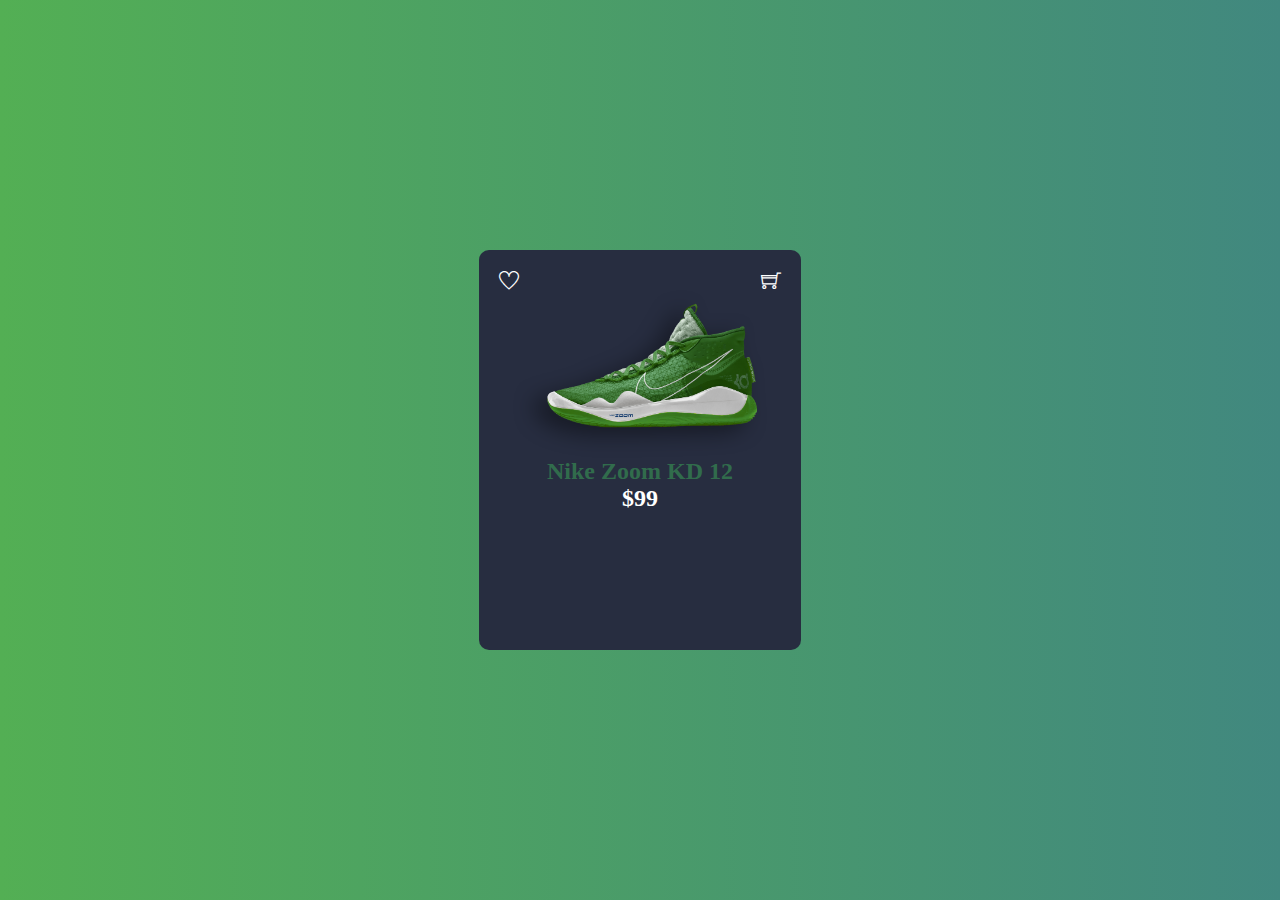
<file: day 1/index.html>
<!DOCTYPE html>
<html lang="en">
<head>
    <meta charset="UTF-8">
    <meta http-equiv="X-UA-Compatible" content="IE=edge">
    <meta name="viewport" content="width=device-width, initial-scale=1.0">
    <title>DAY 1</title>
    <link rel="stylesheet" href="./index.css">
    <link rel="stylesheet" href="./assets/themify-icons/themify-icons.css">
</head>
<body>
    <div class="container">
        <div class="content">
            <div class="carousel-box">
                <div class="carousel-header">
                    <span class="ti-heart"></span>
                    <span class="ti-shopping-cart"></span>
                </div>
                <div class="carousel-body">
                    <div class="carousel-show">
                        <img src="./assets/imgages/Nike Zoom KD 12.png">
                        <h3 class="carousel-title">Nike Zoom KD 12</h3>
                        <h3 class="carousel-price">$99</h3>
                    </div>
                    <div class="carousel-hide">
                        <div class="sarousel-size">
                            <span class="size">Size:</span>
                            <button>6</button>
                            <button>7</button>
                            <button>8</button>
                            <button>9</button>
                        </div>
                        <div class="carousel-color">
                            <span class="color">Color:</span>
                            <div class="box-color green"></div>
                            <div class="box-color red"></div>
                            <div class="box-color black"></div>
                        </div>
                        <div class="carousel-button">
                            <button class="button">Buy now</button>
                            <button class="button">Add cart</button>
                        </div>
                    </div>
                    
                </div>
            </div>
        </div>
        
    </div>
</body>
</html>
</file>
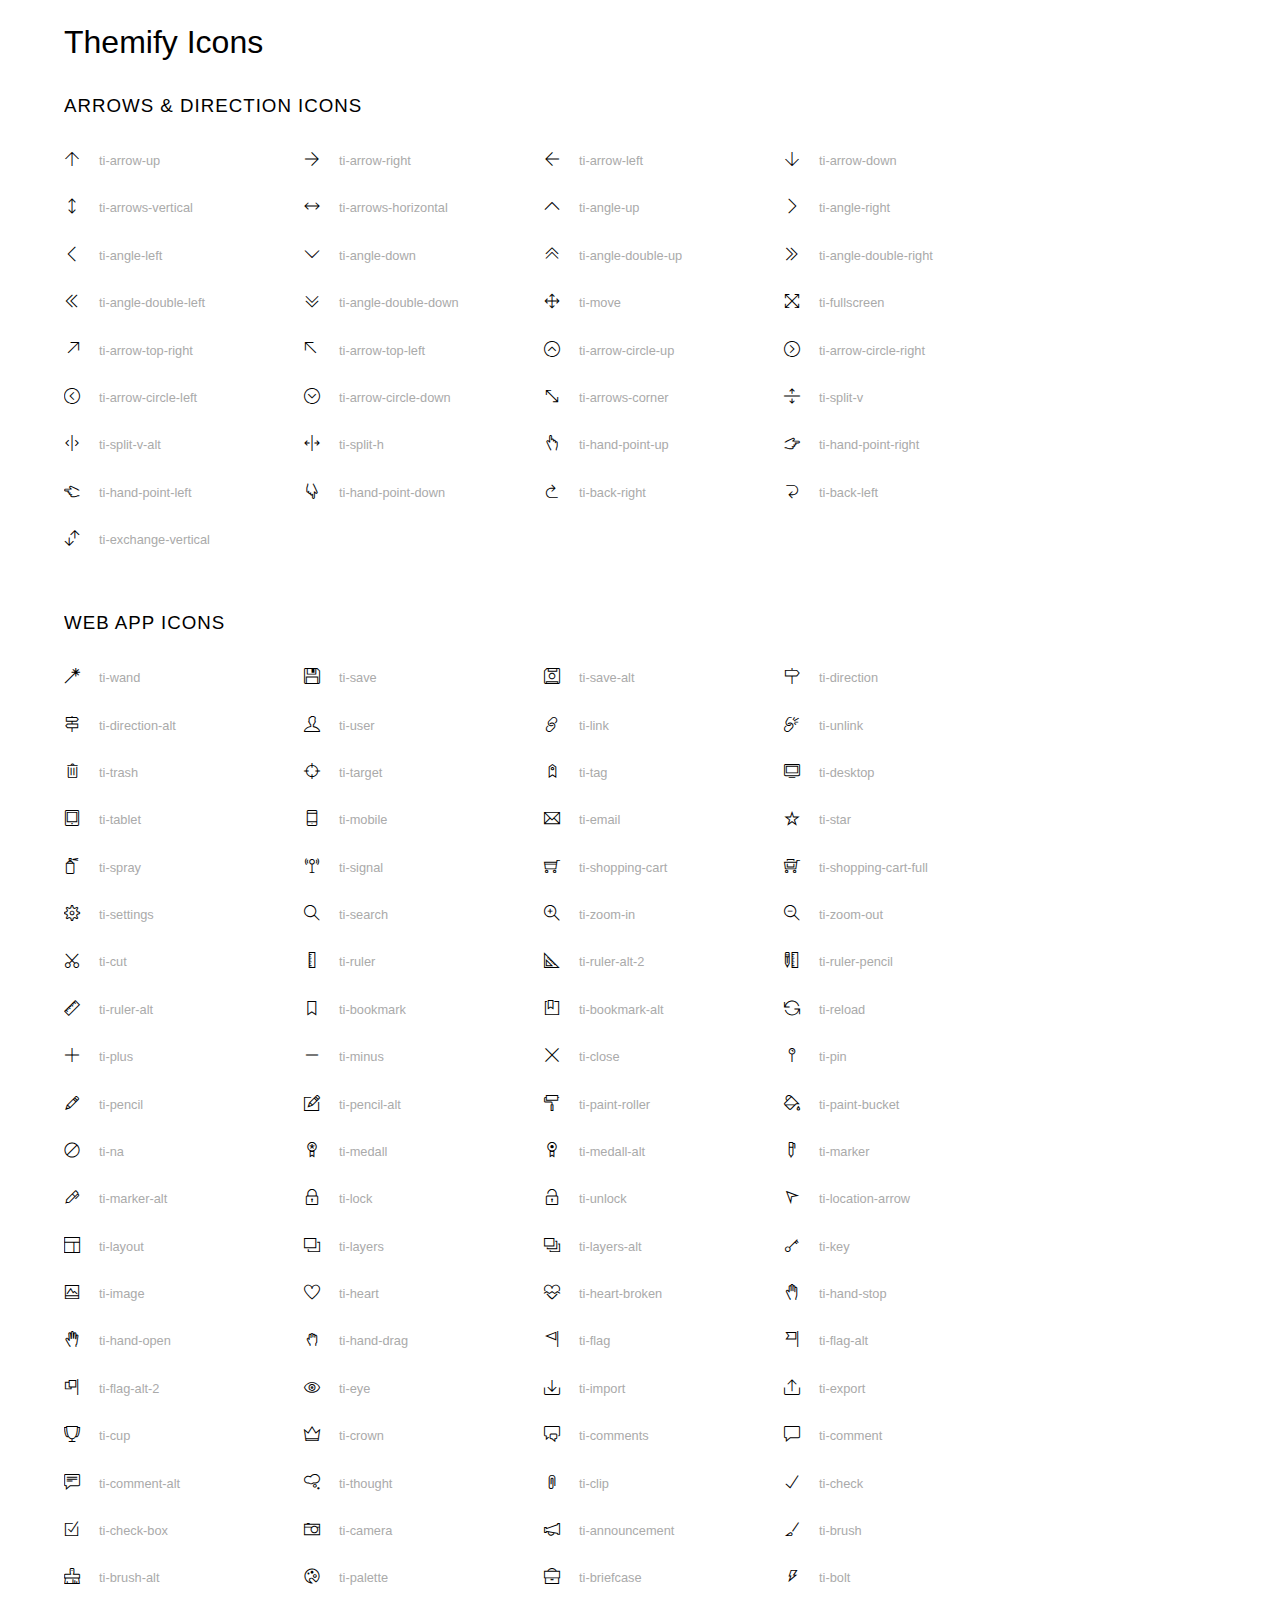
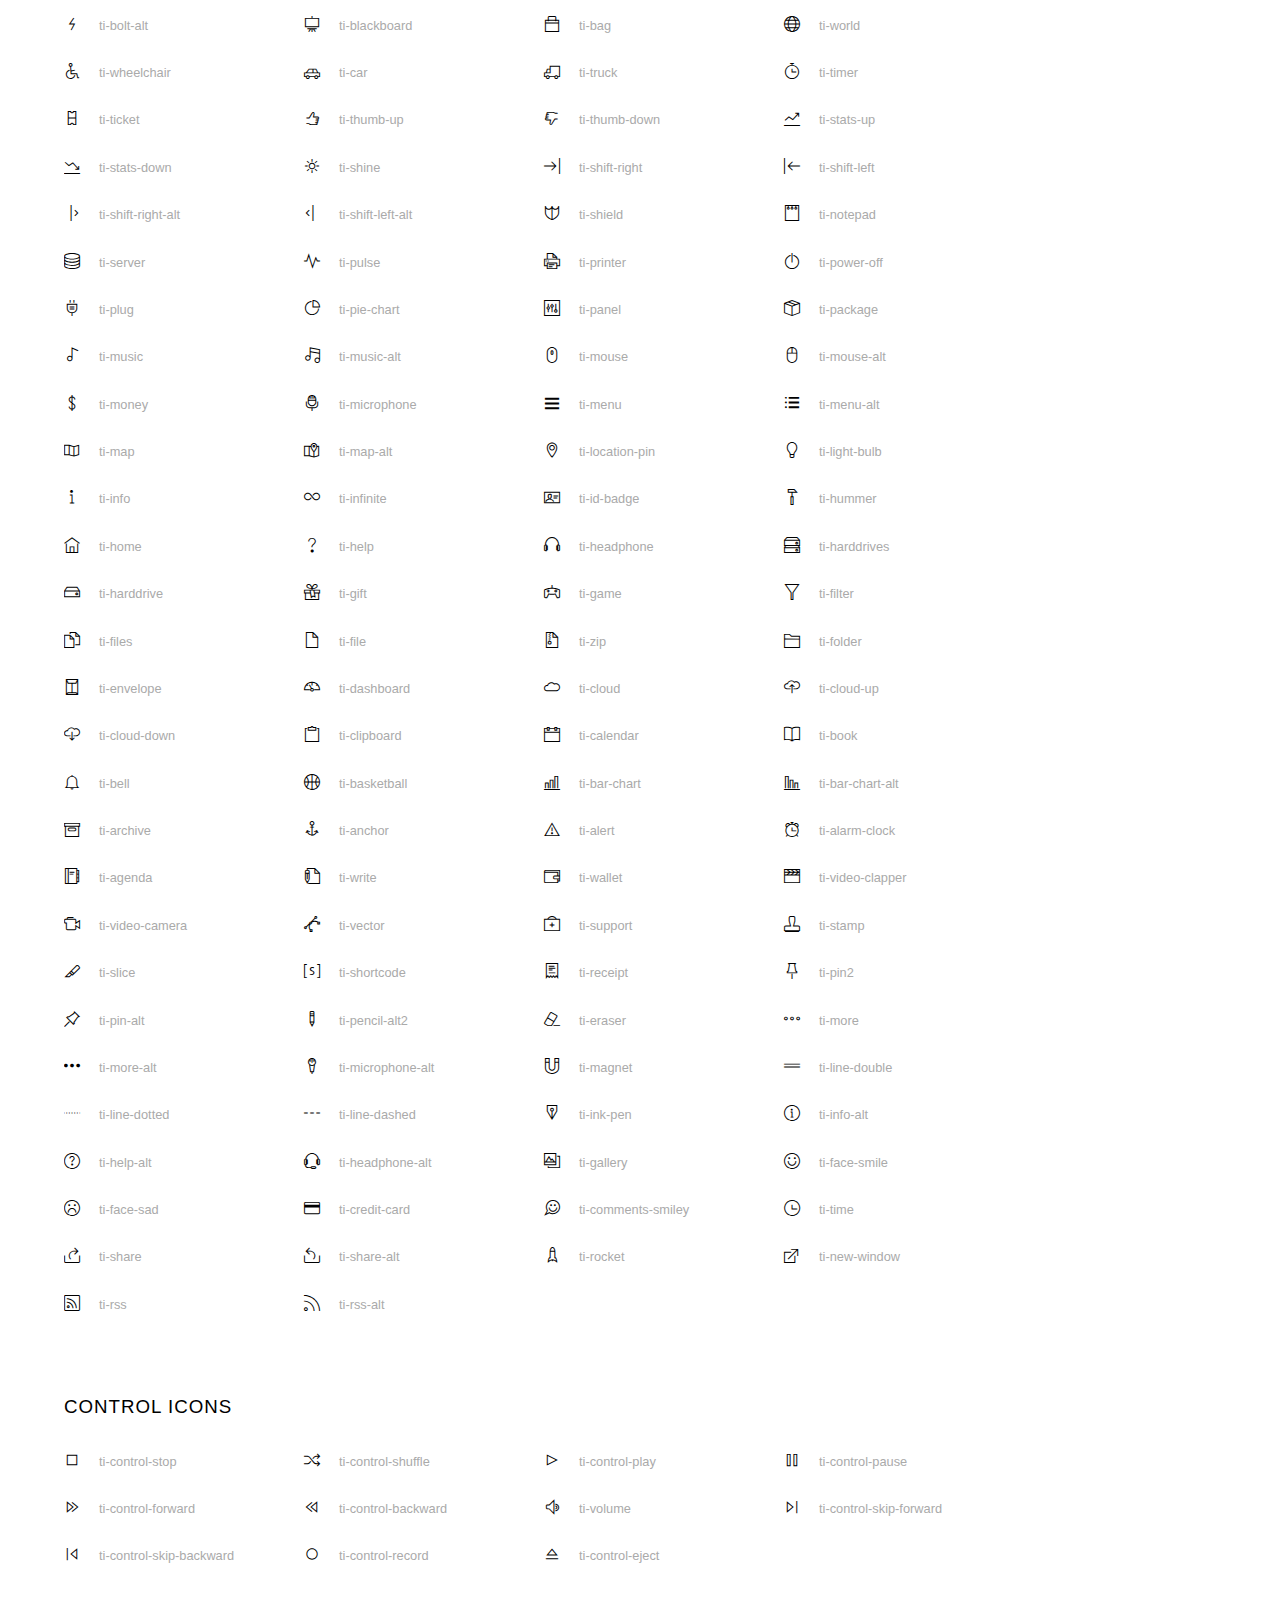
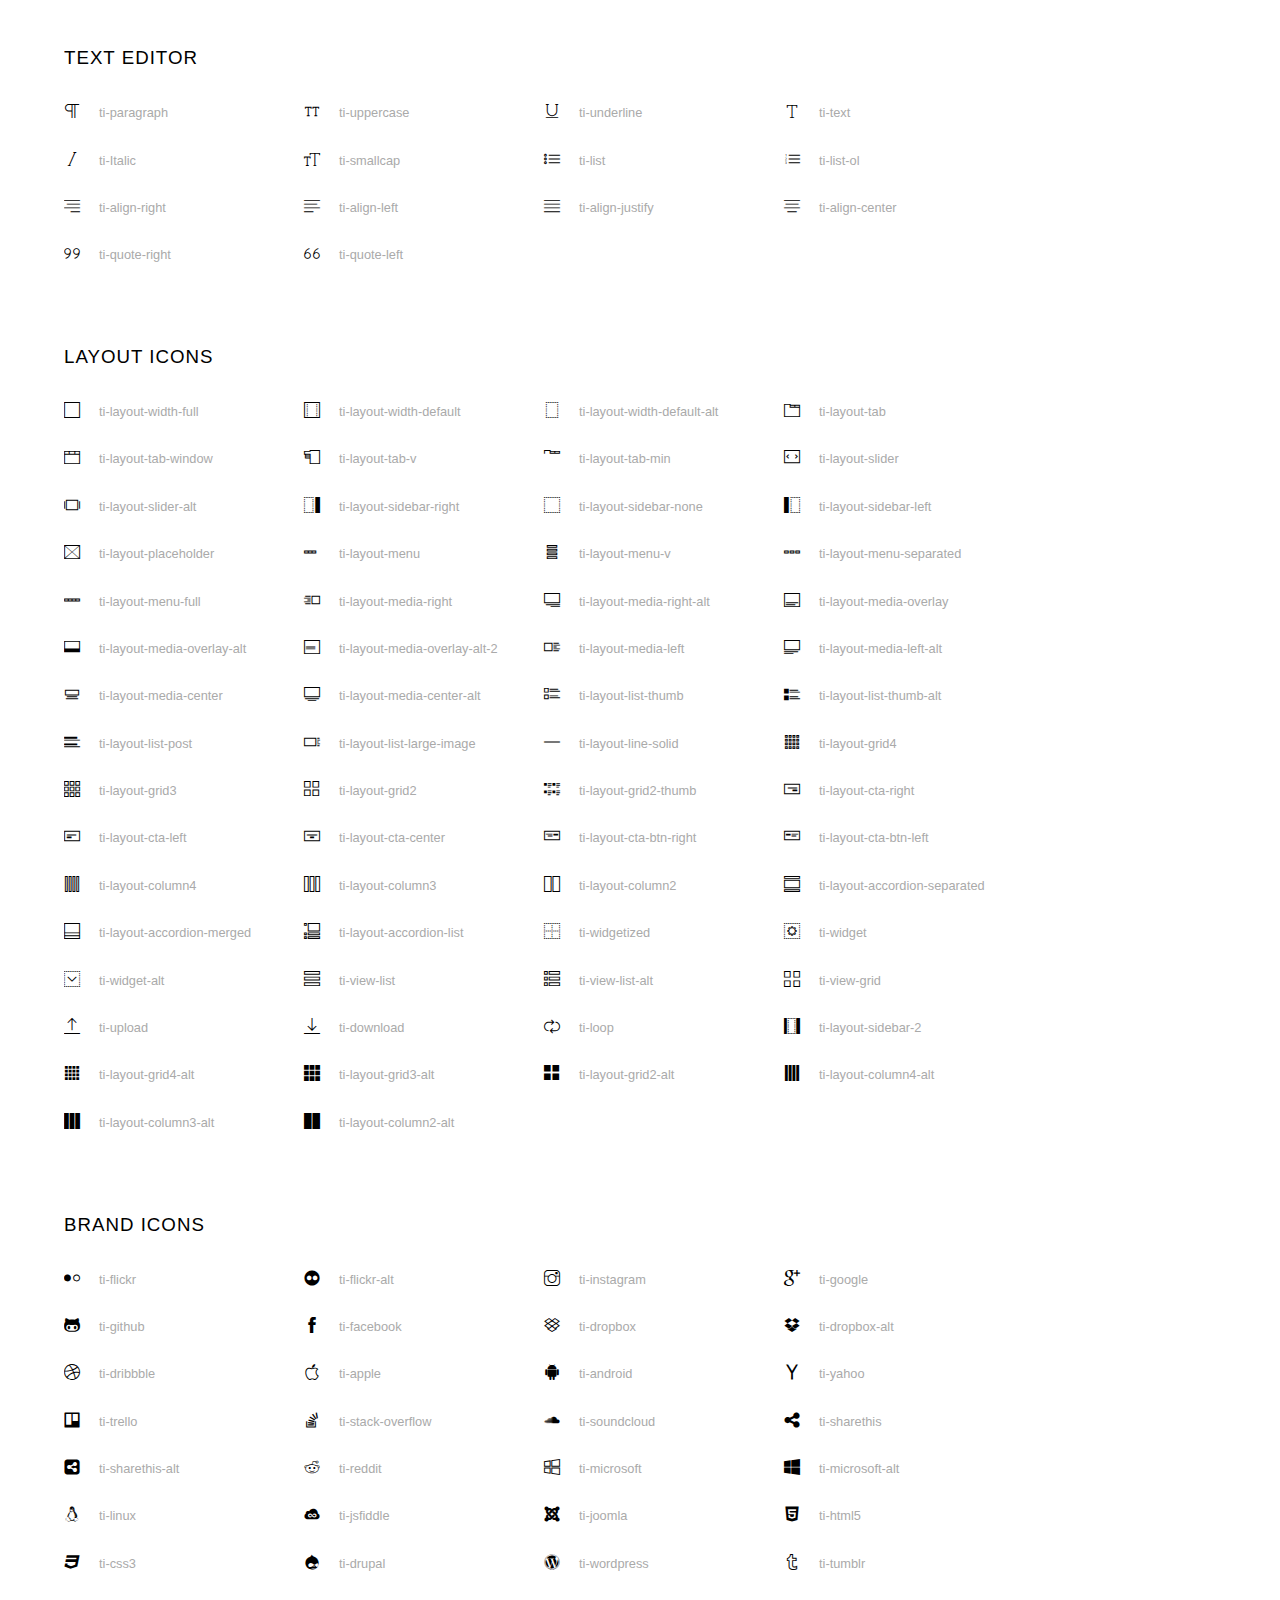
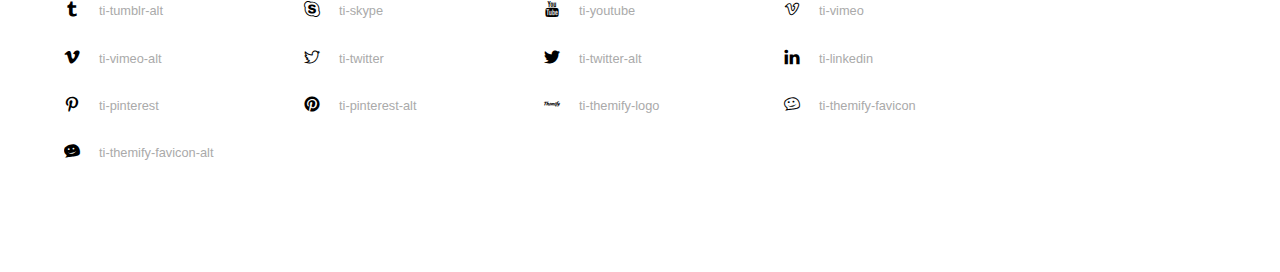
<file: day 1/assets/themify-icons/index.html>
<!doctype html>
<html>
<head>
	<meta charset="utf-8">
	<title>Themify Icon Font</title>
	<meta name="viewport" content="width=device-width">
	<link rel="stylesheet" href="demo-files/demo.css">
	<link rel="stylesheet" href="themify-icons.css">
	<!--[if lt IE 8]><!-->
	<link rel="stylesheet" href="ie7/ie7.css">
	<!--<![endif]-->
</head>
<body>
	<h1>Themify Icons</h1>

	<div class="icon-section">

		<div class="icon-section">
			<h3>Arrows &amp; Direction Icons </h3>

			<div class="icon-container">
				<span class="ti-arrow-up"></span><span class="icon-name"> ti-arrow-up</span>
			</div>
			<div class="icon-container">
				<span class="ti-arrow-right"></span><span class="icon-name"> ti-arrow-right</span>
			</div>
			<div class="icon-container">
				<span class="ti-arrow-left"></span><span class="icon-name"> ti-arrow-left</span>
			</div>
			<div class="icon-container">
				<span class="ti-arrow-down"></span><span class="icon-name"> ti-arrow-down</span>
			</div>
			<div class="icon-container">
				<span class="ti-arrows-vertical"></span><span class="icon-name"> ti-arrows-vertical</span>
			</div>
			<div class="icon-container">
				<span class="ti-arrows-horizontal"></span><span class="icon-name"> ti-arrows-horizontal</span>
			</div>
			<div class="icon-container">
				<span class="ti-angle-up"></span><span class="icon-name"> ti-angle-up</span>
			</div>
			<div class="icon-container">
				<span class="ti-angle-right"></span><span class="icon-name"> ti-angle-right</span>
			</div>
			<div class="icon-container">
				<span class="ti-angle-left"></span><span class="icon-name"> ti-angle-left</span>
			</div>
			<div class="icon-container">
				<span class="ti-angle-down"></span><span class="icon-name"> ti-angle-down</span>
			</div>	
			<div class="icon-container">
				<span class="ti-angle-double-up"></span><span class="icon-name"> ti-angle-double-up</span>
			</div>
			<div class="icon-container">
				<span class="ti-angle-double-right"></span><span class="icon-name"> ti-angle-double-right</span>
			</div>
			<div class="icon-container">
				<span class="ti-angle-double-left"></span><span class="icon-name"> ti-angle-double-left</span>
			</div>
			<div class="icon-container">
				<span class="ti-angle-double-down"></span><span class="icon-name"> ti-angle-double-down</span>
			</div>					
			<div class="icon-container">
				<span class="ti-move"></span><span class="icon-name"> ti-move</span>
			</div>
			<div class="icon-container">
				<span class="ti-fullscreen"></span><span class="icon-name"> ti-fullscreen</span>
			</div>
			<div class="icon-container">
				<span class="ti-arrow-top-right"></span><span class="icon-name"> ti-arrow-top-right</span>
			</div>
			<div class="icon-container">
				<span class="ti-arrow-top-left"></span><span class="icon-name"> ti-arrow-top-left</span>
			</div>
			<div class="icon-container">
				<span class="ti-arrow-circle-up"></span><span class="icon-name"> ti-arrow-circle-up</span>
			</div>
			<div class="icon-container">
				<span class="ti-arrow-circle-right"></span><span class="icon-name"> ti-arrow-circle-right</span>
			</div>
			<div class="icon-container">
				<span class="ti-arrow-circle-left"></span><span class="icon-name"> ti-arrow-circle-left</span>
			</div>
			<div class="icon-container">
				<span class="ti-arrow-circle-down"></span><span class="icon-name"> ti-arrow-circle-down</span>
			</div>
			<div class="icon-container">
				<span class="ti-arrows-corner"></span><span class="icon-name"> ti-arrows-corner</span>
			</div>
			<div class="icon-container">
				<span class="ti-split-v"></span><span class="icon-name"> ti-split-v</span>
			</div>

			<div class="icon-container">
				<span class="ti-split-v-alt"></span><span class="icon-name"> ti-split-v-alt</span>
			</div>
			<div class="icon-container">
				<span class="ti-split-h"></span><span class="icon-name"> ti-split-h</span>
			</div>
			<div class="icon-container">
				<span class="ti-hand-point-up"></span><span class="icon-name"> ti-hand-point-up</span>
			</div>
			<div class="icon-container">
				<span class="ti-hand-point-right"></span><span class="icon-name"> ti-hand-point-right</span>
			</div>
			<div class="icon-container">
				<span class="ti-hand-point-left"></span><span class="icon-name"> ti-hand-point-left</span>
			</div>
			<div class="icon-container">
				<span class="ti-hand-point-down"></span><span class="icon-name"> ti-hand-point-down</span>
			</div>
			<div class="icon-container">
				<span class="ti-back-right"></span><span class="icon-name"> ti-back-right</span>
			</div>
			<div class="icon-container">
				<span class="ti-back-left"></span><span class="icon-name"> ti-back-left</span>
			</div>
			<div class="icon-container">
				<span class="ti-exchange-vertical"></span><span class="icon-name"> ti-exchange-vertical</span>
			</div>

		</div> <!-- Arrows Icons -->



		<h3>Web App Icons</h3>
		
		<div class="icon-section">

			<div class="icon-container">
				<span class="ti-wand"></span><span class="icon-name"> ti-wand</span>
			</div>
			<div class="icon-container">
				<span class="ti-save"></span><span class="icon-name"> ti-save</span>
			</div>
			<div class="icon-container">
				<span class="ti-save-alt"></span><span class="icon-name"> ti-save-alt</span>
			</div>

			<div class="icon-container">
				<span class="ti-direction"></span><span class="icon-name"> ti-direction</span>
			</div>
			<div class="icon-container">
				<span class="ti-direction-alt"></span><span class="icon-name"> ti-direction-alt</span>
			</div>
			<div class="icon-container">
				<span class="ti-user"></span><span class="icon-name"> ti-user</span>
			</div>
			<div class="icon-container">
				<span class="ti-link"></span><span class="icon-name"> ti-link</span>
			</div>
			<div class="icon-container">
				<span class="ti-unlink"></span><span class="icon-name"> ti-unlink</span>
			</div>
			<div class="icon-container">
				<span class="ti-trash"></span><span class="icon-name"> ti-trash</span>
			</div>
			<div class="icon-container">
				<span class="ti-target"></span><span class="icon-name"> ti-target</span>
			</div>
			<div class="icon-container">
				<span class="ti-tag"></span><span class="icon-name"> ti-tag</span>
			</div>
			<div class="icon-container">
				<span class="ti-desktop"></span><span class="icon-name"> ti-desktop</span>
			</div>
			<div class="icon-container">
				<span class="ti-tablet"></span><span class="icon-name"> ti-tablet</span>
			</div>
			<div class="icon-container">
				<span class="ti-mobile"></span><span class="icon-name"> ti-mobile</span>
			</div>
			<div class="icon-container">
				<span class="ti-email"></span><span class="icon-name"> ti-email</span>
			</div>	
			<div class="icon-container">
				<span class="ti-star"></span><span class="icon-name"> ti-star</span>
			</div>
			<div class="icon-container">
				<span class="ti-spray"></span><span class="icon-name"> ti-spray</span>
			</div>
			<div class="icon-container">
				<span class="ti-signal"></span><span class="icon-name"> ti-signal</span>
			</div>
			<div class="icon-container">
				<span class="ti-shopping-cart"></span><span class="icon-name"> ti-shopping-cart</span>
			</div>
			<div class="icon-container">
				<span class="ti-shopping-cart-full"></span><span class="icon-name"> ti-shopping-cart-full</span>
			</div>
			<div class="icon-container">
				<span class="ti-settings"></span><span class="icon-name"> ti-settings</span>
			</div>
			<div class="icon-container">
				<span class="ti-search"></span><span class="icon-name"> ti-search</span>
			</div>
			<div class="icon-container">
				<span class="ti-zoom-in"></span><span class="icon-name"> ti-zoom-in</span>
			</div>
			<div class="icon-container">
				<span class="ti-zoom-out"></span><span class="icon-name"> ti-zoom-out</span>
			</div>
			<div class="icon-container">
				<span class="ti-cut"></span><span class="icon-name"> ti-cut</span>
			</div>
			<div class="icon-container">
				<span class="ti-ruler"></span><span class="icon-name"> ti-ruler</span>
			</div>
			<div class="icon-container">
				<span class="ti-ruler-alt-2"></span><span class="icon-name"> ti-ruler-alt-2</span>
			</div>			
			<div class="icon-container">
				<span class="ti-ruler-pencil"></span><span class="icon-name"> ti-ruler-pencil</span>
			</div>
			<div class="icon-container">
				<span class="ti-ruler-alt"></span><span class="icon-name"> ti-ruler-alt</span>
			</div>
			<div class="icon-container">
				<span class="ti-bookmark"></span><span class="icon-name"> ti-bookmark</span>
			</div>
			<div class="icon-container">
				<span class="ti-bookmark-alt"></span><span class="icon-name"> ti-bookmark-alt</span>
			</div>
			<div class="icon-container">
				<span class="ti-reload"></span><span class="icon-name"> ti-reload</span>
			</div>
			<div class="icon-container">
				<span class="ti-plus"></span><span class="icon-name"> ti-plus</span>
			</div>
			<div class="icon-container">
				<span class="ti-minus"></span><span class="icon-name"> ti-minus</span>
			</div>
			<div class="icon-container">
				<span class="ti-close"></span><span class="icon-name"> ti-close</span>
			</div>			
			<div class="icon-container">
				<span class="ti-pin"></span><span class="icon-name"> ti-pin</span>
			</div>
			<div class="icon-container">
				<span class="ti-pencil"></span><span class="icon-name"> ti-pencil</span>
			</div>
					
		  	<div class="icon-container">
				<span class="ti-pencil-alt"></span><span class="icon-name"> ti-pencil-alt</span>
			</div>
			<div class="icon-container">
				<span class="ti-paint-roller"></span><span class="icon-name"> ti-paint-roller</span>
			</div>
			<div class="icon-container">
				<span class="ti-paint-bucket"></span><span class="icon-name"> ti-paint-bucket</span>
			</div>
			<div class="icon-container">
				<span class="ti-na"></span><span class="icon-name"> ti-na</span>
			</div>
			<div class="icon-container">
				<span class="ti-medall"></span><span class="icon-name"> ti-medall</span>
			</div>
			<div class="icon-container">
				<span class="ti-medall-alt"></span><span class="icon-name"> ti-medall-alt</span>
			</div>
			<div class="icon-container">
				<span class="ti-marker"></span><span class="icon-name"> ti-marker</span>
			</div>
			<div class="icon-container">
				<span class="ti-marker-alt"></span><span class="icon-name"> ti-marker-alt</span>
			</div>

			<div class="icon-container">
				<span class="ti-lock"></span><span class="icon-name"> ti-lock</span>
			</div>
			<div class="icon-container">
				<span class="ti-unlock"></span><span class="icon-name"> ti-unlock</span>
			</div>
			<div class="icon-container">
				<span class="ti-location-arrow"></span><span class="icon-name"> ti-location-arrow</span>
			</div>
			<div class="icon-container">
				<span class="ti-layout"></span><span class="icon-name"> ti-layout</span>
			</div>
			<div class="icon-container">
				<span class="ti-layers"></span><span class="icon-name"> ti-layers</span>
			</div>
			<div class="icon-container">
				<span class="ti-layers-alt"></span><span class="icon-name"> ti-layers-alt</span>
			</div>
			<div class="icon-container">
				<span class="ti-key"></span><span class="icon-name"> ti-key</span>
			</div>
			<div class="icon-container">
				<span class="ti-image"></span><span class="icon-name"> ti-image</span>
			</div>
			<div class="icon-container">
				<span class="ti-heart"></span><span class="icon-name"> ti-heart</span>
			</div>
			<div class="icon-container">
				<span class="ti-heart-broken"></span><span class="icon-name"> ti-heart-broken</span>
			</div>
			<div class="icon-container">
				<span class="ti-hand-stop"></span><span class="icon-name"> ti-hand-stop</span>
			</div>
			<div class="icon-container">
				<span class="ti-hand-open"></span><span class="icon-name"> ti-hand-open</span>
			</div>
			<div class="icon-container">
				<span class="ti-hand-drag"></span><span class="icon-name"> ti-hand-drag</span>
			</div>
			<div class="icon-container">
				<span class="ti-flag"></span><span class="icon-name"> ti-flag</span>
			</div>
			<div class="icon-container">
				<span class="ti-flag-alt"></span><span class="icon-name"> ti-flag-alt</span>
			</div>
			<div class="icon-container">
				<span class="ti-flag-alt-2"></span><span class="icon-name"> ti-flag-alt-2</span>
			</div>
			<div class="icon-container">
				<span class="ti-eye"></span><span class="icon-name"> ti-eye</span>
			</div>
			<div class="icon-container">
				<span class="ti-import"></span><span class="icon-name"> ti-import</span>
			</div>			
			<div class="icon-container">
				<span class="ti-export"></span><span class="icon-name"> ti-export</span>
			</div>
			<div class="icon-container">
				<span class="ti-cup"></span><span class="icon-name"> ti-cup</span>
			</div>
			<div class="icon-container">
				<span class="ti-crown"></span><span class="icon-name"> ti-crown</span>
			</div>
			<div class="icon-container">
				<span class="ti-comments"></span><span class="icon-name"> ti-comments</span>
			</div>
			<div class="icon-container">
				<span class="ti-comment"></span><span class="icon-name"> ti-comment</span>
			</div>
			<div class="icon-container">
				<span class="ti-comment-alt"></span><span class="icon-name"> ti-comment-alt</span>
			</div>
			<div class="icon-container">
				<span class="ti-thought"></span><span class="icon-name"> ti-thought</span>
			</div>			
			<div class="icon-container">
				<span class="ti-clip"></span><span class="icon-name"> ti-clip</span>
			</div>

			<div class="icon-container">
				<span class="ti-check"></span><span class="icon-name"> ti-check</span>
			</div>
			<div class="icon-container">
				<span class="ti-check-box"></span><span class="icon-name"> ti-check-box</span>
			</div>
			<div class="icon-container">
				<span class="ti-camera"></span><span class="icon-name"> ti-camera</span>
			</div>
			<div class="icon-container">
				<span class="ti-announcement"></span><span class="icon-name"> ti-announcement</span>
			</div>
			<div class="icon-container">
				<span class="ti-brush"></span><span class="icon-name"> ti-brush</span>
			</div>
			<div class="icon-container">
				<span class="ti-brush-alt"></span><span class="icon-name"> ti-brush-alt</span>
			</div>
			<div class="icon-container">
				<span class="ti-palette"></span><span class="icon-name"> ti-palette</span>
			</div>			
			<div class="icon-container">
				<span class="ti-briefcase"></span><span class="icon-name"> ti-briefcase</span>
			</div>
			<div class="icon-container">
				<span class="ti-bolt"></span><span class="icon-name"> ti-bolt</span>
			</div>
			<div class="icon-container">
				<span class="ti-bolt-alt"></span><span class="icon-name"> ti-bolt-alt</span>
			</div>
			<div class="icon-container">
				<span class="ti-blackboard"></span><span class="icon-name"> ti-blackboard</span>
			</div>
			<div class="icon-container">
				<span class="ti-bag"></span><span class="icon-name"> ti-bag</span>
			</div>
			<div class="icon-container">
				<span class="ti-world"></span><span class="icon-name"> ti-world</span>
			</div>
			<div class="icon-container">
				<span class="ti-wheelchair"></span><span class="icon-name"> ti-wheelchair</span>
			</div>
			<div class="icon-container">
				<span class="ti-car"></span><span class="icon-name"> ti-car</span>
			</div>
			<div class="icon-container">
				<span class="ti-truck"></span><span class="icon-name"> ti-truck</span>
			</div>
			<div class="icon-container">
				<span class="ti-timer"></span><span class="icon-name"> ti-timer</span>
			</div>
			<div class="icon-container">
				<span class="ti-ticket"></span><span class="icon-name"> ti-ticket</span>
			</div>
			<div class="icon-container">
				<span class="ti-thumb-up"></span><span class="icon-name"> ti-thumb-up</span>
			</div>
			<div class="icon-container">
				<span class="ti-thumb-down"></span><span class="icon-name"> ti-thumb-down</span>
			</div>

			<div class="icon-container">
				<span class="ti-stats-up"></span><span class="icon-name"> ti-stats-up</span>
			</div>
			<div class="icon-container">
				<span class="ti-stats-down"></span><span class="icon-name"> ti-stats-down</span>
			</div>
			<div class="icon-container">
				<span class="ti-shine"></span><span class="icon-name"> ti-shine</span>
			</div>
			<div class="icon-container">
				<span class="ti-shift-right"></span><span class="icon-name"> ti-shift-right</span>
			</div>
			<div class="icon-container">
				<span class="ti-shift-left"></span><span class="icon-name"> ti-shift-left</span>
			</div>

			<div class="icon-container">
				<span class="ti-shift-right-alt"></span><span class="icon-name"> ti-shift-right-alt</span>
			</div>
			<div class="icon-container">
				<span class="ti-shift-left-alt"></span><span class="icon-name"> ti-shift-left-alt</span>
			</div>
			<div class="icon-container">
				<span class="ti-shield"></span><span class="icon-name"> ti-shield</span>
			</div>
			<div class="icon-container">
				<span class="ti-notepad"></span><span class="icon-name"> ti-notepad</span>
			</div>
			<div class="icon-container">
				<span class="ti-server"></span><span class="icon-name"> ti-server</span>
			</div>

			<div class="icon-container">
				<span class="ti-pulse"></span><span class="icon-name"> ti-pulse</span>
			</div>
			<div class="icon-container">
				<span class="ti-printer"></span><span class="icon-name"> ti-printer</span>
			</div>
			<div class="icon-container">
				<span class="ti-power-off"></span><span class="icon-name"> ti-power-off</span>
			</div>
			<div class="icon-container">
				<span class="ti-plug"></span><span class="icon-name"> ti-plug</span>
			</div>
			<div class="icon-container">
				<span class="ti-pie-chart"></span><span class="icon-name"> ti-pie-chart</span>
			</div>

			<div class="icon-container">
				<span class="ti-panel"></span><span class="icon-name"> ti-panel</span>
			</div>
			<div class="icon-container">
				<span class="ti-package"></span><span class="icon-name"> ti-package</span>
			</div>
			<div class="icon-container">
				<span class="ti-music"></span><span class="icon-name"> ti-music</span>
			</div>
			<div class="icon-container">
				<span class="ti-music-alt"></span><span class="icon-name"> ti-music-alt</span>
			</div>
			<div class="icon-container">
				<span class="ti-mouse"></span><span class="icon-name"> ti-mouse</span>
			</div>
			<div class="icon-container">
				<span class="ti-mouse-alt"></span><span class="icon-name"> ti-mouse-alt</span>
			</div>
			<div class="icon-container">
				<span class="ti-money"></span><span class="icon-name"> ti-money</span>
			</div>
			<div class="icon-container">
				<span class="ti-microphone"></span><span class="icon-name"> ti-microphone</span>
			</div>
			<div class="icon-container">
				<span class="ti-menu"></span><span class="icon-name"> ti-menu</span>
			</div>
			<div class="icon-container">
				<span class="ti-menu-alt"></span><span class="icon-name"> ti-menu-alt</span>
			</div>
			<div class="icon-container">
				<span class="ti-map"></span><span class="icon-name"> ti-map</span>
			</div>
			<div class="icon-container">
				<span class="ti-map-alt"></span><span class="icon-name"> ti-map-alt</span>
			</div>

			<div class="icon-container">
				<span class="ti-location-pin"></span><span class="icon-name"> ti-location-pin</span>
			</div>

			<div class="icon-container">
				<span class="ti-light-bulb"></span><span class="icon-name"> ti-light-bulb</span>
			</div>
			<div class="icon-container">
				<span class="ti-info"></span><span class="icon-name"> ti-info</span>
			</div>
			<div class="icon-container">
				<span class="ti-infinite"></span><span class="icon-name"> ti-infinite</span>
			</div>
			<div class="icon-container">
				<span class="ti-id-badge"></span><span class="icon-name"> ti-id-badge</span>
			</div>
			<div class="icon-container">
				<span class="ti-hummer"></span><span class="icon-name"> ti-hummer</span>
			</div>
			<div class="icon-container">
				<span class="ti-home"></span><span class="icon-name"> ti-home</span>
			</div>
			<div class="icon-container">
				<span class="ti-help"></span><span class="icon-name"> ti-help</span>
			</div>
			<div class="icon-container">
				<span class="ti-headphone"></span><span class="icon-name"> ti-headphone</span>
			</div>
			<div class="icon-container">
				<span class="ti-harddrives"></span><span class="icon-name"> ti-harddrives</span>
			</div>
			<div class="icon-container">
				<span class="ti-harddrive"></span><span class="icon-name"> ti-harddrive</span>
			</div>
			<div class="icon-container">
				<span class="ti-gift"></span><span class="icon-name"> ti-gift</span>
			</div>
			<div class="icon-container">
				<span class="ti-game"></span><span class="icon-name"> ti-game</span>
			</div>
			<div class="icon-container">
				<span class="ti-filter"></span><span class="icon-name"> ti-filter</span>
			</div>
			<div class="icon-container">
				<span class="ti-files"></span><span class="icon-name"> ti-files</span>
			</div>
			<div class="icon-container">
				<span class="ti-file"></span><span class="icon-name"> ti-file</span>
			</div>
			<div class="icon-container">
				<span class="ti-zip"></span><span class="icon-name"> ti-zip</span>
			</div>
			<div class="icon-container">
				<span class="ti-folder"></span><span class="icon-name"> ti-folder</span>
			</div>			
			<div class="icon-container">
				<span class="ti-envelope"></span><span class="icon-name"> ti-envelope</span>
			</div>


			<div class="icon-container">
				<span class="ti-dashboard"></span><span class="icon-name"> ti-dashboard</span>
			</div>
			<div class="icon-container">
				<span class="ti-cloud"></span><span class="icon-name"> ti-cloud</span>
			</div>
			<div class="icon-container">
				<span class="ti-cloud-up"></span><span class="icon-name"> ti-cloud-up</span>
			</div>
			<div class="icon-container">
				<span class="ti-cloud-down"></span><span class="icon-name"> ti-cloud-down</span>
			</div>
			<div class="icon-container">
				<span class="ti-clipboard"></span><span class="icon-name"> ti-clipboard</span>
			</div>
			<div class="icon-container">
				<span class="ti-calendar"></span><span class="icon-name"> ti-calendar</span>
			</div>
			<div class="icon-container">
				<span class="ti-book"></span><span class="icon-name"> ti-book</span>
			</div>
			<div class="icon-container">
				<span class="ti-bell"></span><span class="icon-name"> ti-bell</span>
			</div>
			<div class="icon-container">
				<span class="ti-basketball"></span><span class="icon-name"> ti-basketball</span>
			</div>
			<div class="icon-container">
				<span class="ti-bar-chart"></span><span class="icon-name"> ti-bar-chart</span>
			</div>
			<div class="icon-container">
				<span class="ti-bar-chart-alt"></span><span class="icon-name"> ti-bar-chart-alt</span>
			</div>


			<div class="icon-container">
				<span class="ti-archive"></span><span class="icon-name"> ti-archive</span>
			</div>
			<div class="icon-container">
				<span class="ti-anchor"></span><span class="icon-name"> ti-anchor</span>
			</div>

			<div class="icon-container">
				<span class="ti-alert"></span><span class="icon-name"> ti-alert</span>
			</div>
			<div class="icon-container">
				<span class="ti-alarm-clock"></span><span class="icon-name"> ti-alarm-clock</span>
			</div>
			<div class="icon-container">
				<span class="ti-agenda"></span><span class="icon-name"> ti-agenda</span>
			</div>
			<div class="icon-container">
				<span class="ti-write"></span><span class="icon-name"> ti-write</span>
			</div>

			<div class="icon-container">
				<span class="ti-wallet"></span><span class="icon-name"> ti-wallet</span>
			</div>
			<div class="icon-container">
				<span class="ti-video-clapper"></span><span class="icon-name"> ti-video-clapper</span>
			</div>
			<div class="icon-container">
				<span class="ti-video-camera"></span><span class="icon-name"> ti-video-camera</span>
			</div>
			<div class="icon-container">
				<span class="ti-vector"></span><span class="icon-name"> ti-vector</span>
			</div>

			<div class="icon-container">
				<span class="ti-support"></span><span class="icon-name"> ti-support</span>
			</div>
			<div class="icon-container">
				<span class="ti-stamp"></span><span class="icon-name"> ti-stamp</span>
			</div>
			<div class="icon-container">
				<span class="ti-slice"></span><span class="icon-name"> ti-slice</span>
			</div>
			<div class="icon-container">
				<span class="ti-shortcode"></span><span class="icon-name"> ti-shortcode</span>
			</div>
			<div class="icon-container">
				<span class="ti-receipt"></span><span class="icon-name"> ti-receipt</span>
			</div>
			<div class="icon-container">
				<span class="ti-pin2"></span><span class="icon-name"> ti-pin2</span>
			</div>
			<div class="icon-container">
				<span class="ti-pin-alt"></span><span class="icon-name"> ti-pin-alt</span>
			</div>
			<div class="icon-container">
				<span class="ti-pencil-alt2"></span><span class="icon-name"> ti-pencil-alt2</span>
			</div>
			<div class="icon-container">
				<span class="ti-eraser"></span><span class="icon-name"> ti-eraser</span>
			</div>			
			<div class="icon-container">
				<span class="ti-more"></span><span class="icon-name"> ti-more</span>
			</div>
			<div class="icon-container">
				<span class="ti-more-alt"></span><span class="icon-name"> ti-more-alt</span>
			</div>
			<div class="icon-container">
				<span class="ti-microphone-alt"></span><span class="icon-name"> ti-microphone-alt</span>
			</div>
			<div class="icon-container">
				<span class="ti-magnet"></span><span class="icon-name"> ti-magnet</span>
			</div>
			<div class="icon-container">
				<span class="ti-line-double"></span><span class="icon-name"> ti-line-double</span>
			</div>
			<div class="icon-container">
				<span class="ti-line-dotted"></span><span class="icon-name"> ti-line-dotted</span>
			</div>
			<div class="icon-container">
				<span class="ti-line-dashed"></span><span class="icon-name"> ti-line-dashed</span>
			</div>

			<div class="icon-container">
				<span class="ti-ink-pen"></span><span class="icon-name"> ti-ink-pen</span>
			</div>
			<div class="icon-container">
				<span class="ti-info-alt"></span><span class="icon-name"> ti-info-alt</span>
			</div>
			<div class="icon-container">
				<span class="ti-help-alt"></span><span class="icon-name"> ti-help-alt</span>
			</div>
			<div class="icon-container">
				<span class="ti-headphone-alt"></span><span class="icon-name"> ti-headphone-alt</span>
			</div>

			<div class="icon-container">
				<span class="ti-gallery"></span><span class="icon-name"> ti-gallery</span>
			</div>
			<div class="icon-container">
				<span class="ti-face-smile"></span><span class="icon-name"> ti-face-smile</span>
			</div>
			<div class="icon-container">
				<span class="ti-face-sad"></span><span class="icon-name"> ti-face-sad</span>
			</div>
			<div class="icon-container">
				<span class="ti-credit-card"></span><span class="icon-name"> ti-credit-card</span>
			</div>
			<div class="icon-container">
				<span class="ti-comments-smiley"></span><span class="icon-name"> ti-comments-smiley</span>
			</div>
			<div class="icon-container">
				<span class="ti-time"></span><span class="icon-name"> ti-time</span>
			</div>
			<div class="icon-container">
				<span class="ti-share"></span><span class="icon-name"> ti-share</span>
			</div>
			<div class="icon-container">
				<span class="ti-share-alt"></span><span class="icon-name"> ti-share-alt</span>
			</div>
			<div class="icon-container">
				<span class="ti-rocket"></span><span class="icon-name"> ti-rocket</span>
			</div>

			<div class="icon-container">
				<span class="ti-new-window"></span><span class="icon-name"> ti-new-window</span>
			</div>

			<div class="icon-container">
				<span class="ti-rss"></span><span class="icon-name"> ti-rss</span>
			</div>

			<div class="icon-container">
				<span class="ti-rss-alt"></span><span class="icon-name"> ti-rss-alt</span>
			</div>
			
		</div><!-- Web App Icons -->


		<div class="icon-section">
			<h3>Control Icons</h3>
			<div class="icon-container">
				<span class="ti-control-stop"></span><span class="icon-name"> ti-control-stop</span>
			</div>
			<div class="icon-container">
				<span class="ti-control-shuffle"></span><span class="icon-name"> ti-control-shuffle</span>
			</div>
			<div class="icon-container">
				<span class="ti-control-play"></span><span class="icon-name"> ti-control-play</span>
			</div>
			<div class="icon-container">
				<span class="ti-control-pause"></span><span class="icon-name"> ti-control-pause</span>
			</div>
			<div class="icon-container">
				<span class="ti-control-forward"></span><span class="icon-name"> ti-control-forward</span>
			</div>
			<div class="icon-container">
				<span class="ti-control-backward"></span><span class="icon-name"> ti-control-backward</span>
			</div>	
			<div class="icon-container">
				<span class="ti-volume"></span><span class="icon-name"> ti-volume</span>
			</div>
			<div class="icon-container">
				<span class="ti-control-skip-forward"></span><span class="icon-name"> ti-control-skip-forward</span>
			</div>
			<div class="icon-container">
				<span class="ti-control-skip-backward"></span><span class="icon-name"> ti-control-skip-backward</span>
			</div>
			<div class="icon-container">
				<span class="ti-control-record"></span><span class="icon-name"> ti-control-record</span>
			</div>
			<div class="icon-container">
				<span class="ti-control-eject"></span><span class="icon-name"> ti-control-eject</span>
			</div>			
		</div> <!-- Control Icons -->


		<div class="icon-section">
			<h3>Text Editor</h3>

			<div class="icon-container">
				<span class="ti-paragraph"></span><span class="icon-name"> ti-paragraph</span>
			</div>
			<div class="icon-container">
				<span class="ti-uppercase"></span><span class="icon-name"> ti-uppercase</span>
			</div>

			<div class="icon-container">
				<span class="ti-underline"></span><span class="icon-name"> ti-underline</span>
			</div>
			<div class="icon-container">
				<span class="ti-text"></span><span class="icon-name"> ti-text</span>
			</div>
			<div class="icon-container">
				<span class="ti-Italic"></span><span class="icon-name"> ti-Italic</span>
			</div>
			<div class="icon-container">
				<span class="ti-smallcap"></span><span class="icon-name"> ti-smallcap</span>
			</div>
			<div class="icon-container">
				<span class="ti-list"></span><span class="icon-name"> ti-list</span>
			</div>
			<div class="icon-container">
				<span class="ti-list-ol"></span><span class="icon-name"> ti-list-ol</span>
			</div>
			<div class="icon-container">
				<span class="ti-align-right"></span><span class="icon-name"> ti-align-right</span>
			</div>
			<div class="icon-container">
				<span class="ti-align-left"></span><span class="icon-name"> ti-align-left</span>
			</div>
			<div class="icon-container">
				<span class="ti-align-justify"></span><span class="icon-name"> ti-align-justify</span>
			</div>
			<div class="icon-container">
				<span class="ti-align-center"></span><span class="icon-name"> ti-align-center</span>
			</div>
			<div class="icon-container">
				<span class="ti-quote-right"></span><span class="icon-name"> ti-quote-right</span>
			</div>
			<div class="icon-container">
				<span class="ti-quote-left"></span><span class="icon-name"> ti-quote-left</span>
			</div>

		</div> <!-- Text Editor -->



		<div class="icon-section">
			<h3>Layout Icons</h3>
			<div class="icon-container">
				<span class="ti-layout-width-full"></span><span class="icon-name"> ti-layout-width-full</span>
			</div>
			<div class="icon-container">
				<span class="ti-layout-width-default"></span><span class="icon-name"> ti-layout-width-default</span>
			</div>
			<div class="icon-container">
				<span class="ti-layout-width-default-alt"></span><span class="icon-name"> ti-layout-width-default-alt</span>
			</div>
			<div class="icon-container">
				<span class="ti-layout-tab"></span><span class="icon-name"> ti-layout-tab</span>
			</div>
			<div class="icon-container">
				<span class="ti-layout-tab-window"></span><span class="icon-name"> ti-layout-tab-window</span>
			</div>
			<div class="icon-container">
				<span class="ti-layout-tab-v"></span><span class="icon-name"> ti-layout-tab-v</span>
			</div>
			<div class="icon-container">
				<span class="ti-layout-tab-min"></span><span class="icon-name"> ti-layout-tab-min</span>
			</div>
			<div class="icon-container">
				<span class="ti-layout-slider"></span><span class="icon-name"> ti-layout-slider</span>
			</div>
			<div class="icon-container">
				<span class="ti-layout-slider-alt"></span><span class="icon-name"> ti-layout-slider-alt</span>
			</div>
			<div class="icon-container">
				<span class="ti-layout-sidebar-right"></span><span class="icon-name"> ti-layout-sidebar-right</span>
			</div>
			<div class="icon-container">
				<span class="ti-layout-sidebar-none"></span><span class="icon-name"> ti-layout-sidebar-none</span>
			</div>
			<div class="icon-container">
				<span class="ti-layout-sidebar-left"></span><span class="icon-name"> ti-layout-sidebar-left</span>
			</div>
			<div class="icon-container">
				<span class="ti-layout-placeholder"></span><span class="icon-name"> ti-layout-placeholder</span>
			</div>
			<div class="icon-container">
				<span class="ti-layout-menu"></span><span class="icon-name"> ti-layout-menu</span>
			</div>
			<div class="icon-container">
				<span class="ti-layout-menu-v"></span><span class="icon-name"> ti-layout-menu-v</span>
			</div>
			<div class="icon-container">
				<span class="ti-layout-menu-separated"></span><span class="icon-name"> ti-layout-menu-separated</span>
			</div>
			<div class="icon-container">
				<span class="ti-layout-menu-full"></span><span class="icon-name"> ti-layout-menu-full</span>
			</div>
			<div class="icon-container">
				<span class="ti-layout-media-right"></span><span class="icon-name"> ti-layout-media-right</span>
			</div>
			<div class="icon-container">
				<span class="ti-layout-media-right-alt"></span><span class="icon-name"> ti-layout-media-right-alt</span>
			</div>
			<div class="icon-container">
				<span class="ti-layout-media-overlay"></span><span class="icon-name"> ti-layout-media-overlay</span>
			</div>
			<div class="icon-container">
				<span class="ti-layout-media-overlay-alt"></span><span class="icon-name"> ti-layout-media-overlay-alt</span>
			</div>
			<div class="icon-container">
				<span class="ti-layout-media-overlay-alt-2"></span><span class="icon-name"> ti-layout-media-overlay-alt-2</span>
			</div>
			<div class="icon-container">
				<span class="ti-layout-media-left"></span><span class="icon-name"> ti-layout-media-left</span>
			</div>
			<div class="icon-container">
				<span class="ti-layout-media-left-alt"></span><span class="icon-name"> ti-layout-media-left-alt</span>
			</div>
			<div class="icon-container">
				<span class="ti-layout-media-center"></span><span class="icon-name"> ti-layout-media-center</span>
			</div>
			<div class="icon-container">
				<span class="ti-layout-media-center-alt"></span><span class="icon-name"> ti-layout-media-center-alt</span>
			</div>
			<div class="icon-container">
				<span class="ti-layout-list-thumb"></span><span class="icon-name"> ti-layout-list-thumb</span>
			</div>
			<div class="icon-container">
				<span class="ti-layout-list-thumb-alt"></span><span class="icon-name"> ti-layout-list-thumb-alt</span>
			</div>
			<div class="icon-container">
				<span class="ti-layout-list-post"></span><span class="icon-name"> ti-layout-list-post</span>
			</div>
			<div class="icon-container">
				<span class="ti-layout-list-large-image"></span><span class="icon-name"> ti-layout-list-large-image</span>
			</div>
			<div class="icon-container">
				<span class="ti-layout-line-solid"></span><span class="icon-name"> ti-layout-line-solid</span>
			</div>
			<div class="icon-container">
				<span class="ti-layout-grid4"></span><span class="icon-name"> ti-layout-grid4</span>
			</div>
			<div class="icon-container">
				<span class="ti-layout-grid3"></span><span class="icon-name"> ti-layout-grid3</span>
			</div>
			<div class="icon-container">
				<span class="ti-layout-grid2"></span><span class="icon-name"> ti-layout-grid2</span>
			</div>
			<div class="icon-container">
				<span class="ti-layout-grid2-thumb"></span><span class="icon-name"> ti-layout-grid2-thumb</span>
			</div>
			<div class="icon-container">
				<span class="ti-layout-cta-right"></span><span class="icon-name"> ti-layout-cta-right</span>
			</div>
			<div class="icon-container">
				<span class="ti-layout-cta-left"></span><span class="icon-name"> ti-layout-cta-left</span>
			</div>
			<div class="icon-container">
				<span class="ti-layout-cta-center"></span><span class="icon-name"> ti-layout-cta-center</span>
			</div>
			<div class="icon-container">
				<span class="ti-layout-cta-btn-right"></span><span class="icon-name"> ti-layout-cta-btn-right</span>
			</div>
			<div class="icon-container">
				<span class="ti-layout-cta-btn-left"></span><span class="icon-name"> ti-layout-cta-btn-left</span>
			</div>
			<div class="icon-container">
				<span class="ti-layout-column4"></span><span class="icon-name"> ti-layout-column4</span>
			</div>
			<div class="icon-container">
				<span class="ti-layout-column3"></span><span class="icon-name"> ti-layout-column3</span>
			</div>
			<div class="icon-container">
				<span class="ti-layout-column2"></span><span class="icon-name"> ti-layout-column2</span>
			</div>
			<div class="icon-container">
				<span class="ti-layout-accordion-separated"></span><span class="icon-name"> ti-layout-accordion-separated</span>
			</div>
			<div class="icon-container">
				<span class="ti-layout-accordion-merged"></span><span class="icon-name"> ti-layout-accordion-merged</span>
			</div>
			<div class="icon-container">
				<span class="ti-layout-accordion-list"></span><span class="icon-name"> ti-layout-accordion-list</span>
			</div>
			<div class="icon-container">
				<span class="ti-widgetized"></span><span class="icon-name"> ti-widgetized</span>
			</div>
			<div class="icon-container">
				<span class="ti-widget"></span><span class="icon-name"> ti-widget</span>
			</div>
			<div class="icon-container">
				<span class="ti-widget-alt"></span><span class="icon-name"> ti-widget-alt</span>
			</div>
			<div class="icon-container">
				<span class="ti-view-list"></span><span class="icon-name"> ti-view-list</span>
			</div>
			<div class="icon-container">
				<span class="ti-view-list-alt"></span><span class="icon-name"> ti-view-list-alt</span>
			</div>
			<div class="icon-container">
				<span class="ti-view-grid"></span><span class="icon-name"> ti-view-grid</span>
			</div>
			<div class="icon-container">
				<span class="ti-upload"></span><span class="icon-name"> ti-upload</span>
			</div>
			<div class="icon-container">
				<span class="ti-download"></span><span class="icon-name"> ti-download</span>
			</div>	
			<div class="icon-container">
				<span class="ti-loop"></span><span class="icon-name"> ti-loop</span>
			</div>
			<div class="icon-container">
				<span class="ti-layout-sidebar-2"></span><span class="icon-name"> ti-layout-sidebar-2</span>
			</div>
			<div class="icon-container">
				<span class="ti-layout-grid4-alt"></span><span class="icon-name"> ti-layout-grid4-alt</span>
			</div>
			<div class="icon-container">
				<span class="ti-layout-grid3-alt"></span><span class="icon-name"> ti-layout-grid3-alt</span>
			</div>
			<div class="icon-container">
				<span class="ti-layout-grid2-alt"></span><span class="icon-name"> ti-layout-grid2-alt</span>
			</div>
			<div class="icon-container">
				<span class="ti-layout-column4-alt"></span><span class="icon-name"> ti-layout-column4-alt</span>
			</div>
			<div class="icon-container">
				<span class="ti-layout-column3-alt"></span><span class="icon-name"> ti-layout-column3-alt</span>
			</div>
			<div class="icon-container">
				<span class="ti-layout-column2-alt"></span><span class="icon-name"> ti-layout-column2-alt</span>
			</div>		


		</div> <!-- Layout Icons -->


		<div class="icon-section">
			<h3>Brand Icons</h3>

			<div class="icon-container">
				<span class="ti-flickr"></span><span class="icon-name"> ti-flickr</span>
			</div>
			<div class="icon-container">
				<span class="ti-flickr-alt"></span><span class="icon-name"> ti-flickr-alt</span>
			</div>			
			<div class="icon-container">
				<span class="ti-instagram"></span><span class="icon-name"> ti-instagram</span>
			</div>
			<div class="icon-container">
				<span class="ti-google"></span><span class="icon-name"> ti-google</span>
			</div>
			<div class="icon-container">
				<span class="ti-github"></span><span class="icon-name"> ti-github</span>
			</div>

			<div class="icon-container">
				<span class="ti-facebook"></span><span class="icon-name"> ti-facebook</span>
			</div>
			<div class="icon-container">
				<span class="ti-dropbox"></span><span class="icon-name"> ti-dropbox</span>
			</div>
			<div class="icon-container">
				<span class="ti-dropbox-alt"></span><span class="icon-name"> ti-dropbox-alt</span>
			</div>
			<div class="icon-container">
				<span class="ti-dribbble"></span><span class="icon-name"> ti-dribbble</span>
			</div>
			<div class="icon-container">
				<span class="ti-apple"></span><span class="icon-name"> ti-apple</span>
			</div>
			<div class="icon-container">
				<span class="ti-android"></span><span class="icon-name"> ti-android</span>
			</div>
			<div class="icon-container">
				<span class="ti-yahoo"></span><span class="icon-name"> ti-yahoo</span>
			</div>
			<div class="icon-container">
				<span class="ti-trello"></span><span class="icon-name"> ti-trello</span>
			</div>
			<div class="icon-container">
				<span class="ti-stack-overflow"></span><span class="icon-name"> ti-stack-overflow</span>
			</div>
			<div class="icon-container">
				<span class="ti-soundcloud"></span><span class="icon-name"> ti-soundcloud</span>
			</div>
			<div class="icon-container">
				<span class="ti-sharethis"></span><span class="icon-name"> ti-sharethis</span>
			</div>
			<div class="icon-container">
				<span class="ti-sharethis-alt"></span><span class="icon-name"> ti-sharethis-alt</span>
			</div>
			<div class="icon-container">
				<span class="ti-reddit"></span><span class="icon-name"> ti-reddit</span>
			</div>

			<div class="icon-container">
				<span class="ti-microsoft"></span><span class="icon-name"> ti-microsoft</span>
			</div>
			<div class="icon-container">
				<span class="ti-microsoft-alt"></span><span class="icon-name"> ti-microsoft-alt</span>
			</div>
			<div class="icon-container">
				<span class="ti-linux"></span><span class="icon-name"> ti-linux</span>
			</div>
			<div class="icon-container">
				<span class="ti-jsfiddle"></span><span class="icon-name"> ti-jsfiddle</span>
			</div>
			<div class="icon-container">
				<span class="ti-joomla"></span><span class="icon-name"> ti-joomla</span>
			</div>
			<div class="icon-container">
				<span class="ti-html5"></span><span class="icon-name"> ti-html5</span>
			</div>
			<div class="icon-container">
				<span class="ti-css3"></span><span class="icon-name"> ti-css3</span>
			</div>	
			<div class="icon-container">
				<span class="ti-drupal"></span><span class="icon-name"> ti-drupal</span>
			</div>
			<div class="icon-container">
				<span class="ti-wordpress"></span><span class="icon-name"> ti-wordpress</span>
			</div>		
			<div class="icon-container">
				<span class="ti-tumblr"></span><span class="icon-name"> ti-tumblr</span>
			</div>
			<div class="icon-container">
				<span class="ti-tumblr-alt"></span><span class="icon-name"> ti-tumblr-alt</span>
			</div>
			<div class="icon-container">
				<span class="ti-skype"></span><span class="icon-name"> ti-skype</span>
			</div>
			<div class="icon-container">
				<span class="ti-youtube"></span><span class="icon-name"> ti-youtube</span>
			</div>
			<div class="icon-container">
				<span class="ti-vimeo"></span><span class="icon-name"> ti-vimeo</span>
			</div>
			<div class="icon-container">
				<span class="ti-vimeo-alt"></span><span class="icon-name"> ti-vimeo-alt</span>
			</div>			
			<div class="icon-container">
				<span class="ti-twitter"></span><span class="icon-name"> ti-twitter</span>
			</div>
			<div class="icon-container">
				<span class="ti-twitter-alt"></span><span class="icon-name"> ti-twitter-alt</span>
			</div>
			<div class="icon-container">
				<span class="ti-linkedin"></span><span class="icon-name"> ti-linkedin</span>
			</div>
			<div class="icon-container">
				<span class="ti-pinterest"></span><span class="icon-name"> ti-pinterest</span>
			</div>

			<div class="icon-container">
				<span class="ti-pinterest-alt"></span><span class="icon-name"> ti-pinterest-alt</span>
			</div>
			<div class="icon-container">
				<span class="ti-themify-logo"></span><span class="icon-name"> ti-themify-logo</span>
			</div>
			<div class="icon-container">
				<span class="ti-themify-favicon"></span><span class="icon-name"> ti-themify-favicon</span>
			</div>
			<div class="icon-container">
				<span class="ti-themify-favicon-alt"></span><span class="icon-name"> ti-themify-favicon-alt</span>
			</div>

		</div> <!-- brand Icons -->

	</div>

</body>
</html>
</file>
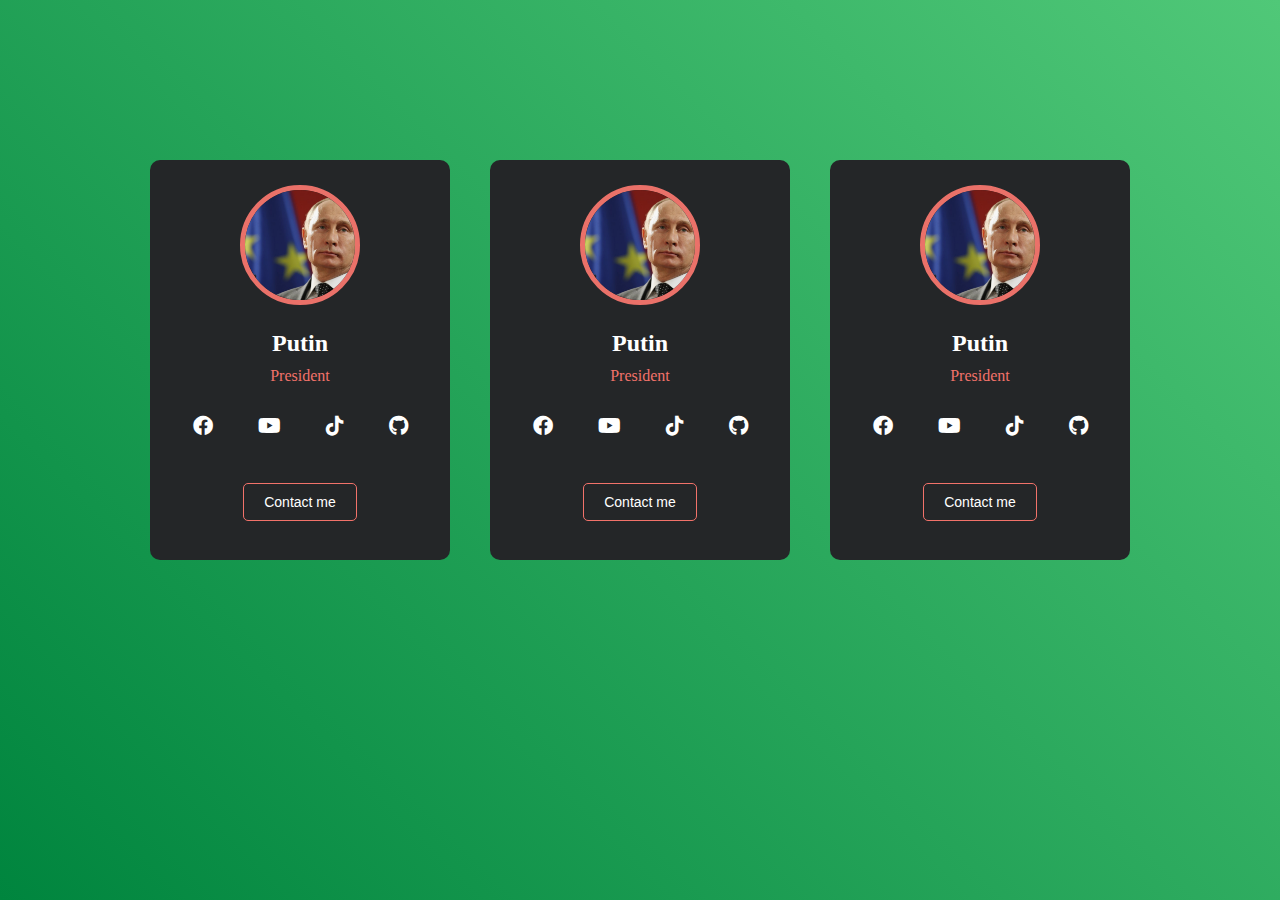
<file: day2/day2.html>
<!DOCTYPE html>
<html lang="en">
<head>
    <meta charset="UTF-8">
    <meta http-equiv="X-UA-Compatible" content="IE=edge">
    <meta name="viewport" content="width=device-width, initial-scale=1.0">
    <title>Document</title>
    <link rel="stylesheet" href="./day2.css">
    <link rel="stylesheet" href="https://cdnjs.cloudflare.com/ajax/libs/font-awesome/6.0.0/css/all.min.css">
</head>
<body>
    <div class="container">
        <div class="catalog">
            <div class="catalog-img">
                <img src="./assets/images/putin-getty-1512644110602.jpg" alt="">
            </div>
            <div class="catalog-title">
                <h3 class="catalog-title-name">Putin</h3>
                <p class="catatlog-title-job">President</p>
            </div>
            <div class="catalog-logo">
                <div class="facebook"><i class="fab fa-facebook"></i></div>
                <div class="youtube"><i class="fab fa-youtube"></i></div>
                <div class="titktok"><i class="fab fa-tiktok"></i></div>
                <div class="github"><i class="fab fa-github"></i></div>
            </div>
            <div class="button">
                <button class="contact">Contact me</button>
            </div>
        </div>
        <div class="catalog">
            <div class="catalog-img">
                <img src="./assets/images/putin-getty-1512644110602.jpg" alt="">
            </div>
            <div class="catalog-title">
                <h3 class="catalog-title-name">Putin</h3>
                <p class="catatlog-title-job">President</p>
            </div>
            <div class="catalog-logo">
                <div class="facebook"><i class="fab fa-facebook"></i></div>
                <div class="youtube"><i class="fab fa-youtube"></i></div>
                <div class="titktok"><i class="fab fa-tiktok"></i></div>
                <div class="github"><i class="fab fa-github"></i></div>
            </div>
            <div class="button">
                <button class="contact">Contact me</button>
            </div>
        </div>
        <div class="catalog">
            <div class="catalog-img">
                <img src="./assets/images/putin-getty-1512644110602.jpg" alt="">
            </div>
            <div class="catalog-title">
                <h3 class="catalog-title-name">Putin</h3>
                <p class="catatlog-title-job">President</p>
            </div>
            <div class="catalog-logo">
                <div class="facebook"><i class="fab fa-facebook"></i></div>
                <div class="youtube"><i class="fab fa-youtube"></i></div>
                <div class="titktok"><i class="fab fa-tiktok"></i></div>
                <div class="github"><i class="fab fa-github"></i></div>
            </div>
            <div class="button">
                <button class="contact">Contact me</button>
            </div>
        </div>
    </div>
</body>
</html>
</file>
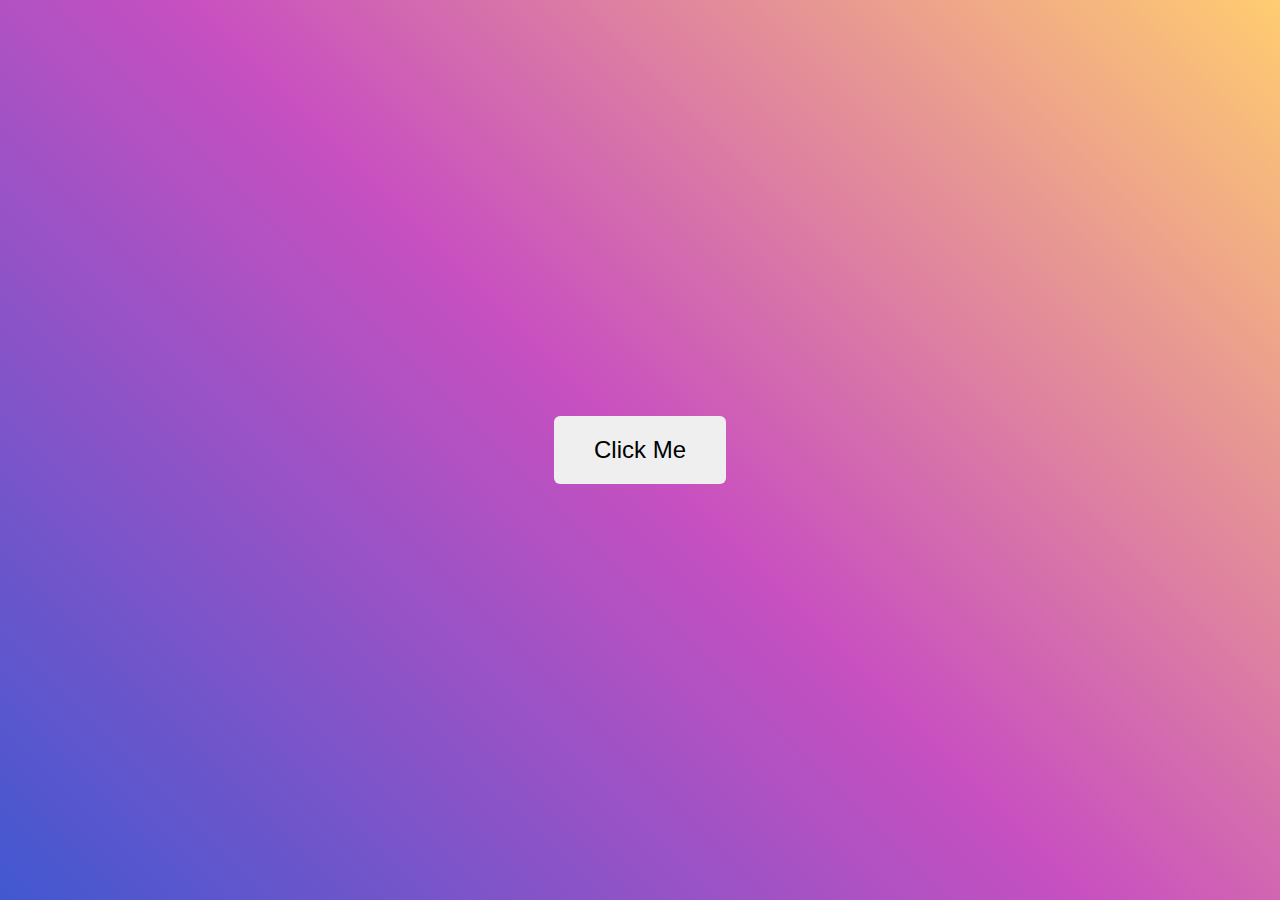
<file: day3/day3.html>
<!DOCTYPE html>
<html lang="en">
<head>
    <meta charset="UTF-8">
    <meta http-equiv="X-UA-Compatible" content="IE=edge">
    <meta name="viewport" content="width=device-width, initial-scale=1.0">
    <link rel="stylesheet" href="./day3.css">
    <link rel="stylesheet" href="https://cdnjs.cloudflare.com/ajax/libs/font-awesome/6.0.0/css/all.min.css">
    <title>Document</title>
</head>
<body>
    <div class="container">
        <div class="button">
            <button class="click">Click Me</button>
        </div>
    </div>
    <div class="overlay">
        <div class="modal">
            <div class="modal-header">
                <h3 class="modal-title">Welcome to Nodemy</h3>
                <div class="modal-time"><i class="fas fa-times"></i></div>
            </div>
            <div class="modal-body">
                <h2 class="modal-heading">Modal</h2>
                <p class="slogan">Support me or against me</p>
                <div class="close-btn">
                    <button class="close">Close</button>
                </div>
               
            </div>
        </div>
    </div>
   <script src="./day3.js">

   </script> 
</body>
</html>
</file>
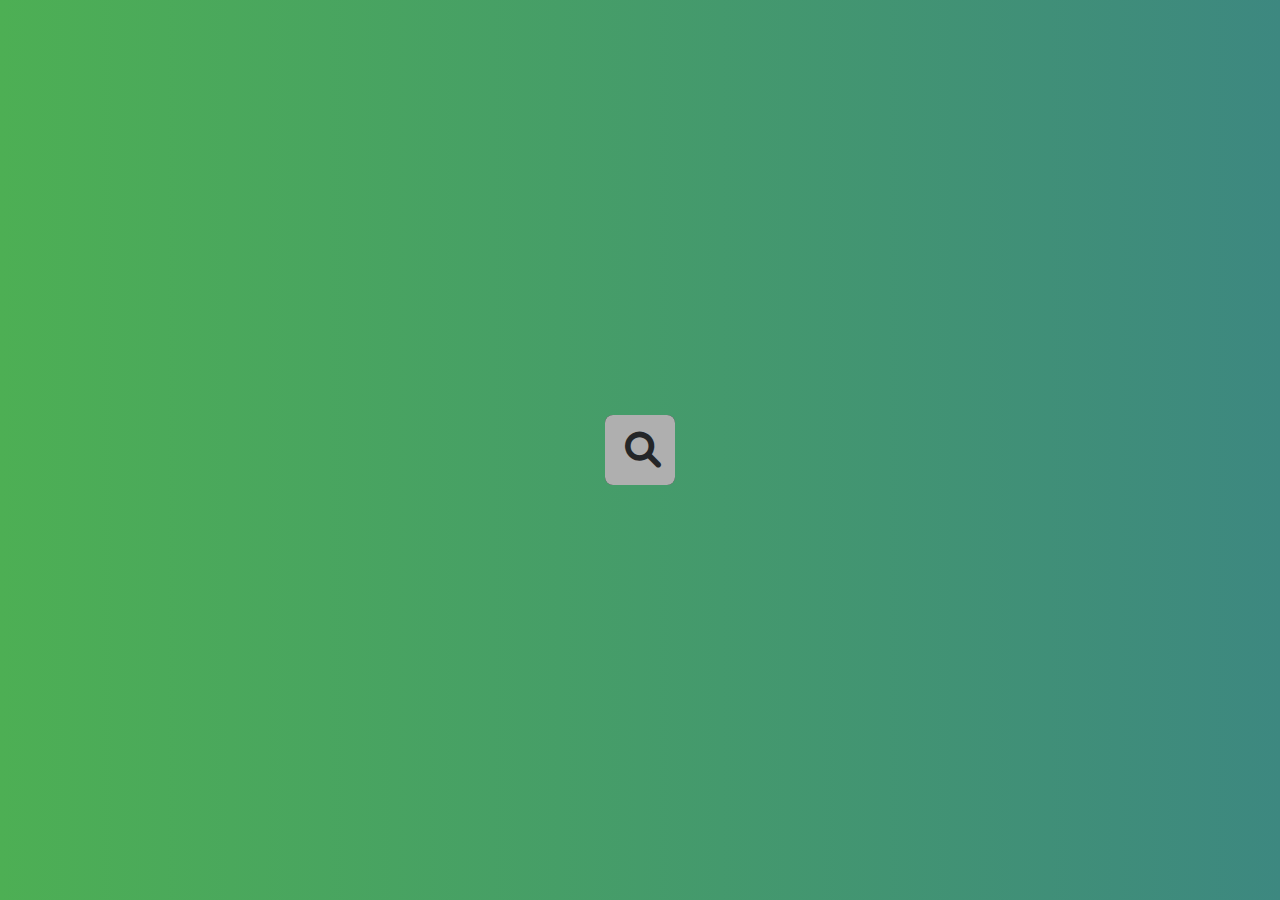
<file: day5/day5.html>
<!DOCTYPE html>
<html lang="en">
<head>
    <meta charset="UTF-8">
    <meta http-equiv="X-UA-Compatible" content="IE=edge">
    <meta name="viewport" content="width=device-width, initial-scale=1.0">
    <title>Document</title>
    <link rel="stylesheet" href="./day5.css">
    <link rel="stylesheet" href="https://cdnjs.cloudflare.com/ajax/libs/font-awesome/6.0.0/css/all.min.css">
</head>
<body>
    <div class="container">
        <div class="input-box">
            <div class="input-modal">
                <input class='input' type="text" name="" id="">
            </div>
            <div class="search-box">
                <i class="fas fa-search"></i>
            </div>
            
        </div>
    </div>
    <script src="./day5.js"></script>
</body>
</html>
</file>
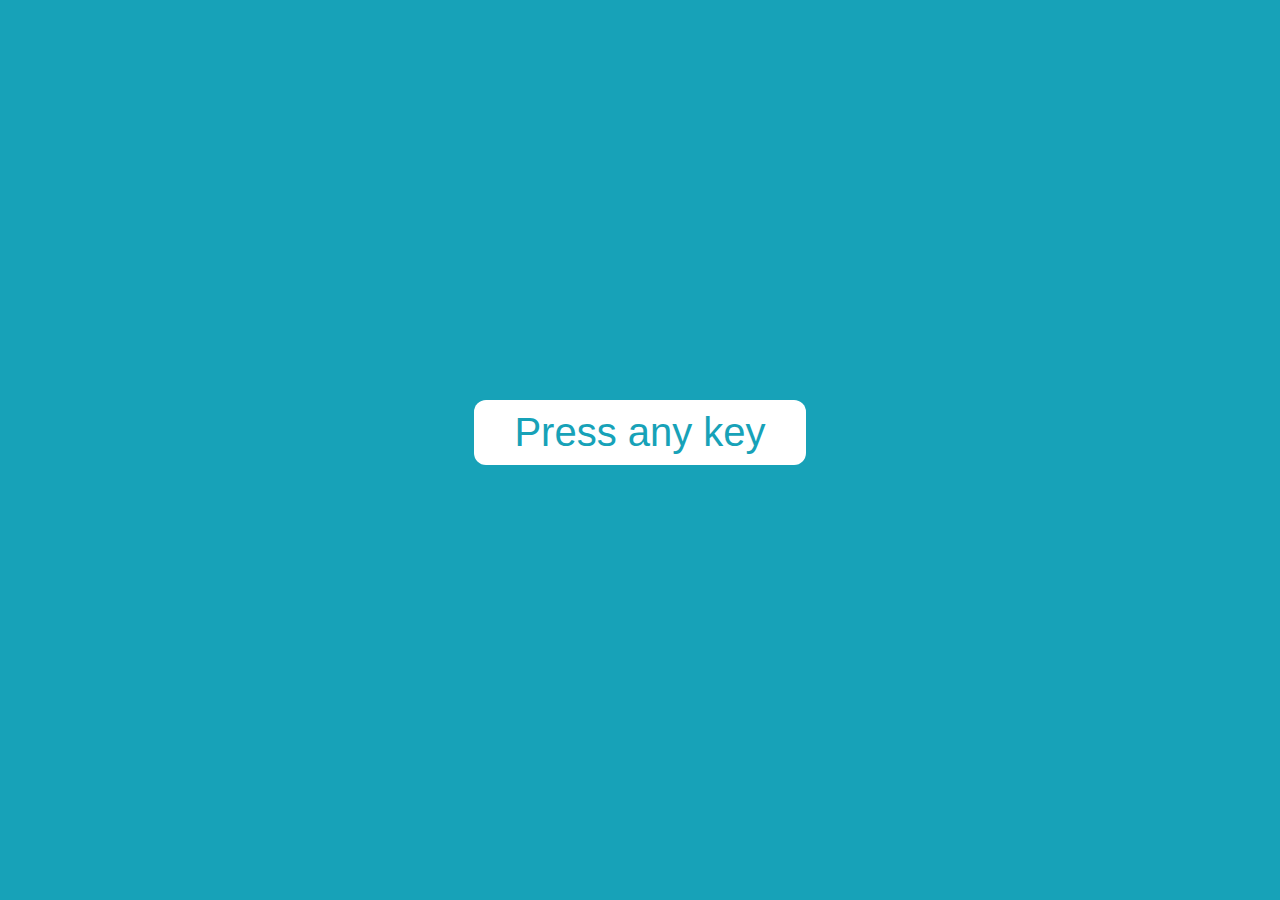
<file: day6/day6.html>
<!DOCTYPE html>
<html lang="en">
<head>
    <meta charset="UTF-8">
    <meta http-equiv="X-UA-Compatible" content="IE=edge">
    <meta name="viewport" content="width=device-width, initial-scale=1.0">
    <link rel="stylesheet" href="./day6.css">
    <link rel="preconnect" href="https://fonts.googleapis.com">
    <link rel="preconnect" href="https://fonts.gstatic.com" crossorigin>
    <link href="https://fonts.googleapis.com/css2?family=Amiri:wght@400;700&family=Oswald:wght@200;500;600&family=Poppins:wght@100;500;600&family=Roboto:wght@300;400;500;700&display=swap" rel="stylesheet">
    <title>Document</title>
</head>
<body>
    <div class="container">
        <div class="box-btn">
            <button class="presskey-btn">
                Press any key
            </button>
        </div>
        <div class="screen">
            <div class="cricle">
                <h2 class="cricle-title">
                   
                </h2>
            </div>

            <div class="show-btn">
                <div class="show-infor">
                    <form class='show-local'action="">
                        <label class='show'for="">Key</label>
                        <input class='show-key' type="button" value="">
                    </form>
                </div>
                <div class="show-infor">
                    <form class='show-local'action="">
                        <label class='show'for="">Location</label>
                        <input class='show-location' type="button" value="">
                    </form>
                </div>
                <div class="show-infor">
                    <form class='show-local'action="">
                        <label class='show-name'for="">Which</label>
                        <input class='show-which' type="button" value="">
                    </form>
                </div>
                <div class="show-infor">
                    <form class='show-local'action="">
                        <label class='show-name'for="">Code</label>
                        <input class='show-code' type="button" value="">
                    </form>
                </div>
            </div>
        </div>
    </div>



    <script src="./day6.js">

    </script>
</body>
</html>
</file>
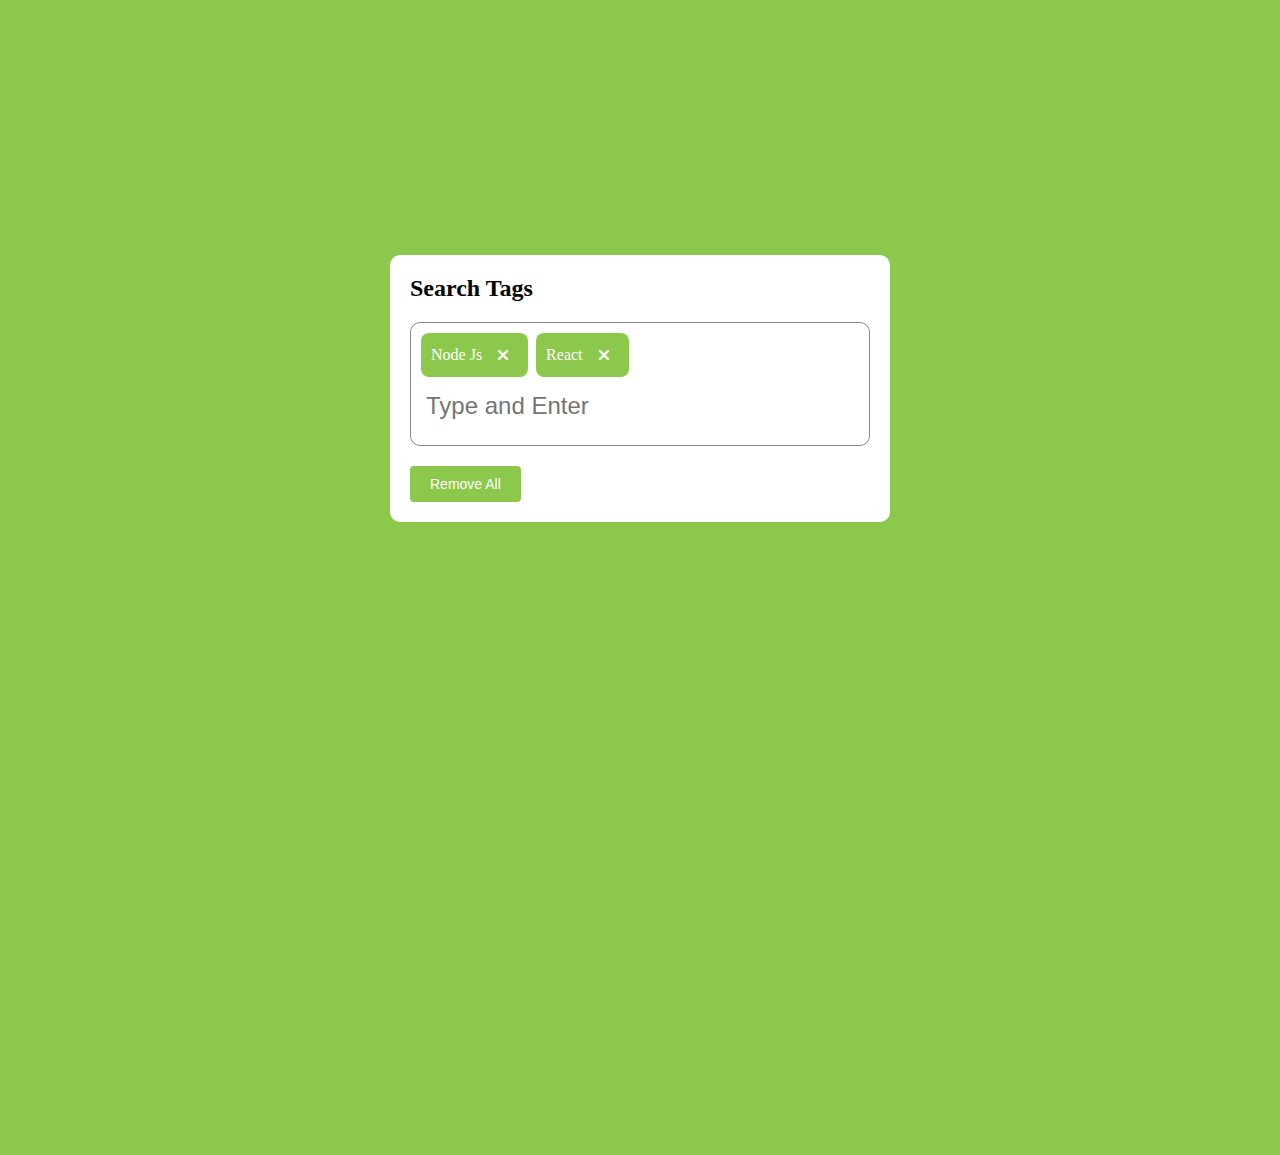
<file: day7/day7.html>
<!DOCTYPE html>
<html lang="en">
<head>
    <meta charset="UTF-8">
    <meta http-equiv="X-UA-Compatible" content="IE=edge">
    <meta name="viewport" content="width=device-width, initial-scale=1.0">
    <link rel="stylesheet" href="./day7.css">
    <link rel="stylesheet" href="https://cdnjs.cloudflare.com/ajax/libs/font-awesome/6.0.0/css/all.min.css">
    <title>Document</title>
</head>
<body>
 <div class="container">
     <div class="modal">
         <div class="modal-header">
            <h2 class="modal-title">
                Search Tags
            </h2>

         </div>
         <div class="modal-content">
            <div class="modal-list">
                <ul class="list-item">
                    <!-- <li class="item">Node Js <span class="close-btn"><i class="fas fa-times"></i></span></li>
                    <li class="item">React<span class="close-btn"><i class="fas fa-times"></i></span></li> -->
                </ul>
            </div>
            <div class="input-box">
                <input class='input' type="text" name="" id="" value="" placeholder="Type and Enter">
            </div>
         </div>

         <div class="modal-btn">
            <button class="remove">Remove All</button>
         </div>
     </div>
 </div>
    
    <script src="./day7.js">

    </script>
</body>
</html>
</file>
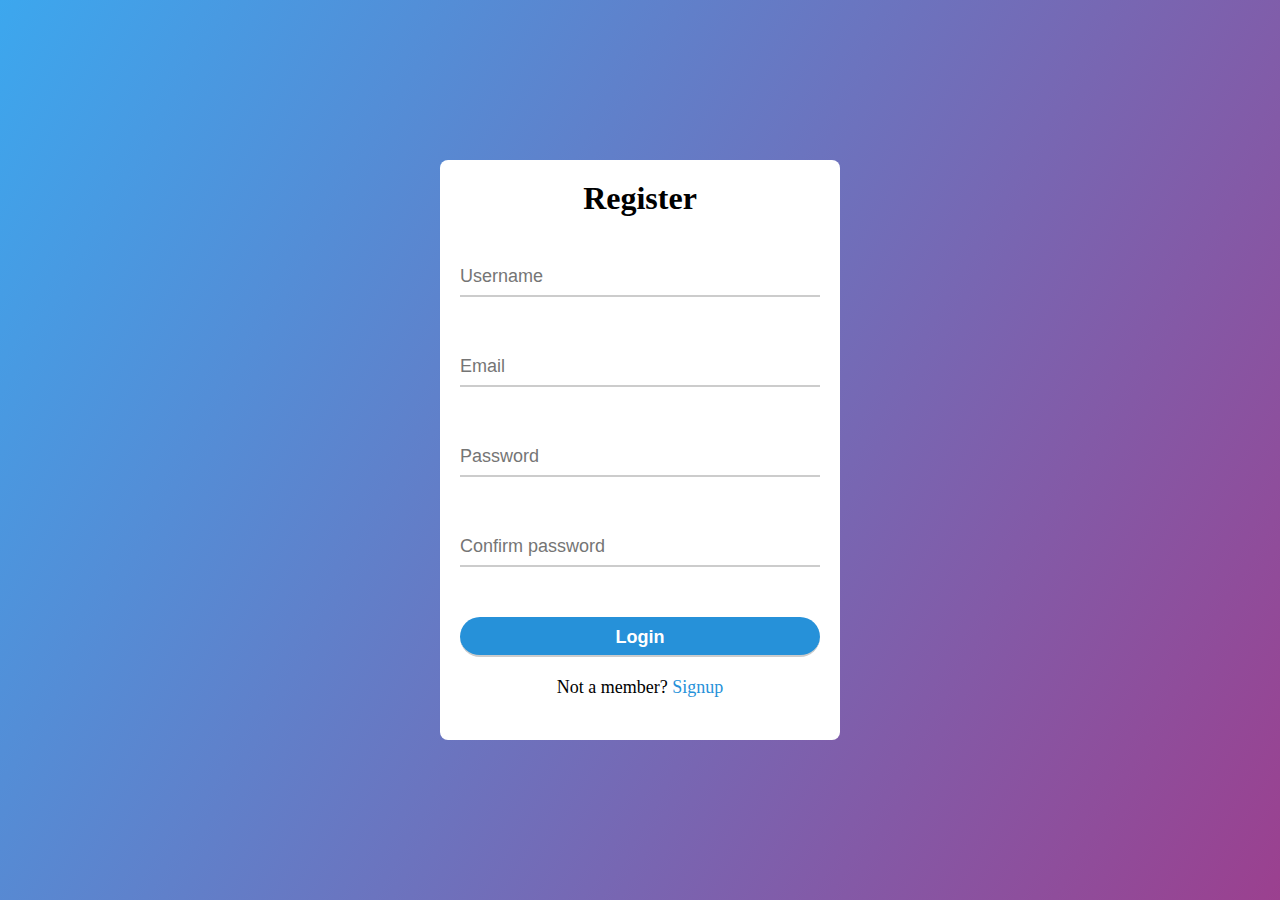
<file: day8/day8.html>
<!DOCTYPE html>
<html lang="en">
  <head>
    <meta charset="UTF-8" />
    <meta http-equiv="X-UA-Compatible" content="IE=edge" />
    <meta name="viewport" content="width=device-width, initial-scale=1.0" />
    <link rel="stylesheet" href="./day8.css" />
    <title>Document</title>
  </head>
  <body>
    <div class="modal">
      <div class="modal-header">
        <h1 class="modal-header__title">Register</h1>
      </div>
      <div class="modal-body">
        <form>
          <div class="input-box">
            <input
              class="input-name"
              type="text"
              name=""
              id="user"
              placeholder="Username"
            />
            <span></span>
            <small></small>
          </div>
          <div class="input-box">
            <input
              class="input-email"
              type="email"
              name=""
              id="email"
              placeholder="Email"
            />
            <span></span>
            <small></small>
          </div>
          <div class="input-box">
            <input
              class="input-password"
              type="text"
              name=""
              id="password"
              placeholder="Password"
            />
            <span></span>
            <small></small>
          </div>
          <div class="input-box">
            <input
              class="input-confirm-password"
              type="text"
              name=""
              id="confirm password"
              placeholder="Confirm password"
            />
            <span></span>
            <small></small>
          </div>
          <input type="submit" value="Login" class="login-btn"></input>
        </form>

        
        <div class="modal-para">
          <p class="para">Not a member? <a href="">Signup</a></p>
        </div>
      </div>
    </div>
    <script src="./day8.js"></script>
  </body>
</html>
</file>
<file: day 1/index.css>
*{
    padding:0;
    margin:0; 
    box-sizing: border-box;
}
body{
    width: 100%;
    height: 100vh;
}
.container{
    width: 100%;
    height: 100%;
    background-image: linear-gradient(to right, #53af54, #41887f);
    display: flex;
    justify-content: center;
    align-items: center;
}
.content{
    display: block;
    width: 322px;
    height: 400px;
    background-color: #272d40;
    border-radius: 10px;
    overflow: hidden;
}
.carousel-box{
    margin: 20px;
}
.carousel-header{
    display: flex;
    justify-content: space-between;
    color:white;
    font-size: 20px;
}
.carousel-show{
    display: flex;
    flex-direction: column;
    align-items: center;
}
img{
    width: 90%;
    height: 90%;
    object-fit:fill;
    object-position: center;
}
.carousel-title{
    display: block;
    font-size: 24px;
    color:#316c4c;
}
.carousel-price{
    font-size: 24px;
    color:white
}
.carousel-hide{
    margin-top: 100%;
}
.size,.color{
    font-size: 18px;
    color:white
}
.carousel-size{
    
}
.size ~ button{
    width: 28px;
    height: 24px;
    border-radius: 6px;
    border:none ;
    margin-left: 8px;
    margin-bottom: 12px;
}
.carousel-color{
    display: flex;
    margin-bottom: 12px;
}
.color ~ .box-color{
    display: block;
    width: 24px;
    height: 24px;
    border-radius: 50%;
    margin-left: 8px;
}
.green{
    background-color: #53af54;
}
.red{
    background-color: red;
}
.black{
    background-color: black;
}
.carousel-button{
    display: flex;
    
}
.button{
    background-color: #41887f;
    color: white;
    border: none;
    font-size: 12px;
    font-weight: 400;
    padding: 8px 16px;
    border-radius: 8px;
    margin-right: 8px;
}
.content:hover .carousel-show{
    transform: translateY(-80px);
}
.content:hover img{
    transform: rotate(-30deg);
}
</file>
<file: day 1/assets/themify-icons/themify-icons.css>
@font-face {
	font-family: 'themify';
	src:url('fonts/themify.eot?-fvbane');
	src:url('fonts/themify.eot?#iefix-fvbane') format('embedded-opentype'),
		url('fonts/themify.woff?-fvbane') format('woff'),
		url('fonts/themify.ttf?-fvbane') format('truetype'),
		url('fonts/themify.svg?-fvbane#themify') format('svg');
	font-weight: normal;
	font-style: normal;
}

[class^="ti-"], [class*=" ti-"] {
	font-family: 'themify';
	speak: none;
	font-style: normal;
	font-weight: normal;
	font-variant: normal;
	text-transform: none;
	line-height: 1;

	/* Better Font Rendering =========== */
	-webkit-font-smoothing: antialiased;
	-moz-osx-font-smoothing: grayscale;
}

.ti-wand:before {
	content: "\e600";
}
.ti-volume:before {
	content: "\e601";
}
.ti-user:before {
	content: "\e602";
}
.ti-unlock:before {
	content: "\e603";
}
.ti-unlink:before {
	content: "\e604";
}
.ti-trash:before {
	content: "\e605";
}
.ti-thought:before {
	content: "\e606";
}
.ti-target:before {
	content: "\e607";
}
.ti-tag:before {
	content: "\e608";
}
.ti-tablet:before {
	content: "\e609";
}
.ti-star:before {
	content: "\e60a";
}
.ti-spray:before {
	content: "\e60b";
}
.ti-signal:before {
	content: "\e60c";
}
.ti-shopping-cart:before {
	content: "\e60d";
}
.ti-shopping-cart-full:before {
	content: "\e60e";
}
.ti-settings:before {
	content: "\e60f";
}
.ti-search:before {
	content: "\e610";
}
.ti-zoom-in:before {
	content: "\e611";
}
.ti-zoom-out:before {
	content: "\e612";
}
.ti-cut:before {
	content: "\e613";
}
.ti-ruler:before {
	content: "\e614";
}
.ti-ruler-pencil:before {
	content: "\e615";
}
.ti-ruler-alt:before {
	content: "\e616";
}
.ti-bookmark:before {
	content: "\e617";
}
.ti-bookmark-alt:before {
	content: "\e618";
}
.ti-reload:before {
	content: "\e619";
}
.ti-plus:before {
	content: "\e61a";
}
.ti-pin:before {
	content: "\e61b";
}
.ti-pencil:before {
	content: "\e61c";
}
.ti-pencil-alt:before {
	content: "\e61d";
}
.ti-paint-roller:before {
	content: "\e61e";
}
.ti-paint-bucket:before {
	content: "\e61f";
}
.ti-na:before {
	content: "\e620";
}
.ti-mobile:before {
	content: "\e621";
}
.ti-minus:before {
	content: "\e622";
}
.ti-medall:before {
	content: "\e623";
}
.ti-medall-alt:before {
	content: "\e624";
}
.ti-marker:before {
	content: "\e625";
}
.ti-marker-alt:before {
	content: "\e626";
}
.ti-arrow-up:before {
	content: "\e627";
}
.ti-arrow-right:before {
	content: "\e628";
}
.ti-arrow-left:before {
	content: "\e629";
}
.ti-arrow-down:before {
	content: "\e62a";
}
.ti-lock:before {
	content: "\e62b";
}
.ti-location-arrow:before {
	content: "\e62c";
}
.ti-link:before {
	content: "\e62d";
}
.ti-layout:before {
	content: "\e62e";
}
.ti-layers:before {
	content: "\e62f";
}
.ti-layers-alt:before {
	content: "\e630";
}
.ti-key:before {
	content: "\e631";
}
.ti-import:before {
	content: "\e632";
}
.ti-image:before {
	content: "\e633";
}
.ti-heart:before {
	content: "\e634";
}
.ti-heart-broken:before {
	content: "\e635";
}
.ti-hand-stop:before {
	content: "\e636";
}
.ti-hand-open:before {
	content: "\e637";
}
.ti-hand-drag:before {
	content: "\e638";
}
.ti-folder:before {
	content: "\e639";
}
.ti-flag:before {
	content: "\e63a";
}
.ti-flag-alt:before {
	content: "\e63b";
}
.ti-flag-alt-2:before {
	content: "\e63c";
}
.ti-eye:before {
	content: "\e63d";
}
.ti-export:before {
	content: "\e63e";
}
.ti-exchange-vertical:before {
	content: "\e63f";
}
.ti-desktop:before {
	content: "\e640";
}
.ti-cup:before {
	content: "\e641";
}
.ti-crown:before {
	content: "\e642";
}
.ti-comments:before {
	content: "\e643";
}
.ti-comment:before {
	content: "\e644";
}
.ti-comment-alt:before {
	content: "\e645";
}
.ti-close:before {
	content: "\e646";
}
.ti-clip:before {
	content: "\e647";
}
.ti-angle-up:before {
	content: "\e648";
}
.ti-angle-right:before {
	content: "\e649";
}
.ti-angle-left:before {
	content: "\e64a";
}
.ti-angle-down:before {
	content: "\e64b";
}
.ti-check:before {
	content: "\e64c";
}
.ti-check-box:before {
	content: "\e64d";
}
.ti-camera:before {
	content: "\e64e";
}
.ti-announcement:before {
	content: "\e64f";
}
.ti-brush:before {
	content: "\e650";
}
.ti-briefcase:before {
	content: "\e651";
}
.ti-bolt:before {
	content: "\e652";
}
.ti-bolt-alt:before {
	content: "\e653";
}
.ti-blackboard:before {
	content: "\e654";
}
.ti-bag:before {
	content: "\e655";
}
.ti-move:before {
	content: "\e656";
}
.ti-arrows-vertical:before {
	content: "\e657";
}
.ti-arrows-horizontal:before {
	content: "\e658";
}
.ti-fullscreen:before {
	content: "\e659";
}
.ti-arrow-top-right:before {
	content: "\e65a";
}
.ti-arrow-top-left:before {
	content: "\e65b";
}
.ti-arrow-circle-up:before {
	content: "\e65c";
}
.ti-arrow-circle-right:before {
	content: "\e65d";
}
.ti-arrow-circle-left:before {
	content: "\e65e";
}
.ti-arrow-circle-down:before {
	content: "\e65f";
}
.ti-angle-double-up:before {
	content: "\e660";
}
.ti-angle-double-right:before {
	content: "\e661";
}
.ti-angle-double-left:before {
	content: "\e662";
}
.ti-angle-double-down:before {
	content: "\e663";
}
.ti-zip:before {
	content: "\e664";
}
.ti-world:before {
	content: "\e665";
}
.ti-wheelchair:before {
	content: "\e666";
}
.ti-view-list:before {
	content: "\e667";
}
.ti-view-list-alt:before {
	content: "\e668";
}
.ti-view-grid:before {
	content: "\e669";
}
.ti-uppercase:before {
	content: "\e66a";
}
.ti-upload:before {
	content: "\e66b";
}
.ti-underline:before {
	content: "\e66c";
}
.ti-truck:before {
	content: "\e66d";
}
.ti-timer:before {
	content: "\e66e";
}
.ti-ticket:before {
	content: "\e66f";
}
.ti-thumb-up:before {
	content: "\e670";
}
.ti-thumb-down:before {
	content: "\e671";
}
.ti-text:before {
	content: "\e672";
}
.ti-stats-up:before {
	content: "\e673";
}
.ti-stats-down:before {
	content: "\e674";
}
.ti-split-v:before {
	content: "\e675";
}
.ti-split-h:before {
	content: "\e676";
}
.ti-smallcap:before {
	content: "\e677";
}
.ti-shine:before {
	content: "\e678";
}
.ti-shift-right:before {
	content: "\e679";
}
.ti-shift-left:before {
	content: "\e67a";
}
.ti-shield:before {
	content: "\e67b";
}
.ti-notepad:before {
	content: "\e67c";
}
.ti-server:before {
	content: "\e67d";
}
.ti-quote-right:before {
	content: "\e67e";
}
.ti-quote-left:before {
	content: "\e67f";
}
.ti-pulse:before {
	content: "\e680";
}
.ti-printer:before {
	content: "\e681";
}
.ti-power-off:before {
	content: "\e682";
}
.ti-plug:before {
	content: "\e683";
}
.ti-pie-chart:before {
	content: "\e684";
}
.ti-paragraph:before {
	content: "\e685";
}
.ti-panel:before {
	content: "\e686";
}
.ti-package:before {
	content: "\e687";
}
.ti-music:before {
	content: "\e688";
}
.ti-music-alt:before {
	content: "\e689";
}
.ti-mouse:before {
	content: "\e68a";
}
.ti-mouse-alt:before {
	content: "\e68b";
}
.ti-money:before {
	content: "\e68c";
}
.ti-microphone:before {
	content: "\e68d";
}
.ti-menu:before {
	content: "\e68e";
}
.ti-menu-alt:before {
	content: "\e68f";
}
.ti-map:before {
	content: "\e690";
}
.ti-map-alt:before {
	content: "\e691";
}
.ti-loop:before {
	content: "\e692";
}
.ti-location-pin:before {
	content: "\e693";
}
.ti-list:before {
	content: "\e694";
}
.ti-light-bulb:before {
	content: "\e695";
}
.ti-Italic:before {
	content: "\e696";
}
.ti-info:before {
	content: "\e697";
}
.ti-infinite:before {
	content: "\e698";
}
.ti-id-badge:before {
	content: "\e699";
}
.ti-hummer:before {
	content: "\e69a";
}
.ti-home:before {
	content: "\e69b";
}
.ti-help:before {
	content: "\e69c";
}
.ti-headphone:before {
	content: "\e69d";
}
.ti-harddrives:before {
	content: "\e69e";
}
.ti-harddrive:before {
	content: "\e69f";
}
.ti-gift:before {
	content: "\e6a0";
}
.ti-game:before {
	content: "\e6a1";
}
.ti-filter:before {
	content: "\e6a2";
}
.ti-files:before {
	content: "\e6a3";
}
.ti-file:before {
	content: "\e6a4";
}
.ti-eraser:before {
	content: "\e6a5";
}
.ti-envelope:before {
	content: "\e6a6";
}
.ti-download:before {
	content: "\e6a7";
}
.ti-direction:before {
	content: "\e6a8";
}
.ti-direction-alt:before {
	content: "\e6a9";
}
.ti-dashboard:before {
	content: "\e6aa";
}
.ti-control-stop:before {
	content: "\e6ab";
}
.ti-control-shuffle:before {
	content: "\e6ac";
}
.ti-control-play:before {
	content: "\e6ad";
}
.ti-control-pause:before {
	content: "\e6ae";
}
.ti-control-forward:before {
	content: "\e6af";
}
.ti-control-backward:before {
	content: "\e6b0";
}
.ti-cloud:before {
	content: "\e6b1";
}
.ti-cloud-up:before {
	content: "\e6b2";
}
.ti-cloud-down:before {
	content: "\e6b3";
}
.ti-clipboard:before {
	content: "\e6b4";
}
.ti-car:before {
	content: "\e6b5";
}
.ti-calendar:before {
	content: "\e6b6";
}
.ti-book:before {
	content: "\e6b7";
}
.ti-bell:before {
	content: "\e6b8";
}
.ti-basketball:before {
	content: "\e6b9";
}
.ti-bar-chart:before {
	content: "\e6ba";
}
.ti-bar-chart-alt:before {
	content: "\e6bb";
}
.ti-back-right:before {
	content: "\e6bc";
}
.ti-back-left:before {
	content: "\e6bd";
}
.ti-arrows-corner:before {
	content: "\e6be";
}
.ti-archive:before {
	content: "\e6bf";
}
.ti-anchor:before {
	content: "\e6c0";
}
.ti-align-right:before {
	content: "\e6c1";
}
.ti-align-left:before {
	content: "\e6c2";
}
.ti-align-justify:before {
	content: "\e6c3";
}
.ti-align-center:before {
	content: "\e6c4";
}
.ti-alert:before {
	content: "\e6c5";
}
.ti-alarm-clock:before {
	content: "\e6c6";
}
.ti-agenda:before {
	content: "\e6c7";
}
.ti-write:before {
	content: "\e6c8";
}
.ti-window:before {
	content: "\e6c9";
}
.ti-widgetized:before {
	content: "\e6ca";
}
.ti-widget:before {
	content: "\e6cb";
}
.ti-widget-alt:before {
	content: "\e6cc";
}
.ti-wallet:before {
	content: "\e6cd";
}
.ti-video-clapper:before {
	content: "\e6ce";
}
.ti-video-camera:before {
	content: "\e6cf";
}
.ti-vector:before {
	content: "\e6d0";
}
.ti-themify-logo:before {
	content: "\e6d1";
}
.ti-themify-favicon:before {
	content: "\e6d2";
}
.ti-themify-favicon-alt:before {
	content: "\e6d3";
}
.ti-support:before {
	content: "\e6d4";
}
.ti-stamp:before {
	content: "\e6d5";
}
.ti-split-v-alt:before {
	content: "\e6d6";
}
.ti-slice:before {
	content: "\e6d7";
}
.ti-shortcode:before {
	content: "\e6d8";
}
.ti-shift-right-alt:before {
	content: "\e6d9";
}
.ti-shift-left-alt:before {
	content: "\e6da";
}
.ti-ruler-alt-2:before {
	content: "\e6db";
}
.ti-receipt:before {
	content: "\e6dc";
}
.ti-pin2:before {
	content: "\e6dd";
}
.ti-pin-alt:before {
	content: "\e6de";
}
.ti-pencil-alt2:before {
	content: "\e6df";
}
.ti-palette:before {
	content: "\e6e0";
}
.ti-more:before {
	content: "\e6e1";
}
.ti-more-alt:before {
	content: "\e6e2";
}
.ti-microphone-alt:before {
	content: "\e6e3";
}
.ti-magnet:before {
	content: "\e6e4";
}
.ti-line-double:before {
	content: "\e6e5";
}
.ti-line-dotted:before {
	content: "\e6e6";
}
.ti-line-dashed:before {
	content: "\e6e7";
}
.ti-layout-width-full:before {
	content: "\e6e8";
}
.ti-layout-width-default:before {
	content: "\e6e9";
}
.ti-layout-width-default-alt:before {
	content: "\e6ea";
}
.ti-layout-tab:before {
	content: "\e6eb";
}
.ti-layout-tab-window:before {
	content: "\e6ec";
}
.ti-layout-tab-v:before {
	content: "\e6ed";
}
.ti-layout-tab-min:before {
	content: "\e6ee";
}
.ti-layout-slider:before {
	content: "\e6ef";
}
.ti-layout-slider-alt:before {
	content: "\e6f0";
}
.ti-layout-sidebar-right:before {
	content: "\e6f1";
}
.ti-layout-sidebar-none:before {
	content: "\e6f2";
}
.ti-layout-sidebar-left:before {
	content: "\e6f3";
}
.ti-layout-placeholder:before {
	content: "\e6f4";
}
.ti-layout-menu:before {
	content: "\e6f5";
}
.ti-layout-menu-v:before {
	content: "\e6f6";
}
.ti-layout-menu-separated:before {
	content: "\e6f7";
}
.ti-layout-menu-full:before {
	content: "\e6f8";
}
.ti-layout-media-right-alt:before {
	content: "\e6f9";
}
.ti-layout-media-right:before {
	content: "\e6fa";
}
.ti-layout-media-overlay:before {
	content: "\e6fb";
}
.ti-layout-media-overlay-alt:before {
	content: "\e6fc";
}
.ti-layout-media-overlay-alt-2:before {
	content: "\e6fd";
}
.ti-layout-media-left-alt:before {
	content: "\e6fe";
}
.ti-layout-media-left:before {
	content: "\e6ff";
}
.ti-layout-media-center-alt:before {
	content: "\e700";
}
.ti-layout-media-center:before {
	content: "\e701";
}
.ti-layout-list-thumb:before {
	content: "\e702";
}
.ti-layout-list-thumb-alt:before {
	content: "\e703";
}
.ti-layout-list-post:before {
	content: "\e704";
}
.ti-layout-list-large-image:before {
	content: "\e705";
}
.ti-layout-line-solid:before {
	content: "\e706";
}
.ti-layout-grid4:before {
	content: "\e707";
}
.ti-layout-grid3:before {
	content: "\e708";
}
.ti-layout-grid2:before {
	content: "\e709";
}
.ti-layout-grid2-thumb:before {
	content: "\e70a";
}
.ti-layout-cta-right:before {
	content: "\e70b";
}
.ti-layout-cta-left:before {
	content: "\e70c";
}
.ti-layout-cta-center:before {
	content: "\e70d";
}
.ti-layout-cta-btn-right:before {
	content: "\e70e";
}
.ti-layout-cta-btn-left:before {
	content: "\e70f";
}
.ti-layout-column4:before {
	content: "\e710";
}
.ti-layout-column3:before {
	content: "\e711";
}
.ti-layout-column2:before {
	content: "\e712";
}
.ti-layout-accordion-separated:before {
	content: "\e713";
}
.ti-layout-accordion-merged:before {
	content: "\e714";
}
.ti-layout-accordion-list:before {
	content: "\e715";
}
.ti-ink-pen:before {
	content: "\e716";
}
.ti-info-alt:before {
	content: "\e717";
}
.ti-help-alt:before {
	content: "\e718";
}
.ti-headphone-alt:before {
	content: "\e719";
}
.ti-hand-point-up:before {
	content: "\e71a";
}
.ti-hand-point-right:before {
	content: "\e71b";
}
.ti-hand-point-left:before {
	content: "\e71c";
}
.ti-hand-point-down:before {
	content: "\e71d";
}
.ti-gallery:before {
	content: "\e71e";
}
.ti-face-smile:before {
	content: "\e71f";
}
.ti-face-sad:before {
	content: "\e720";
}
.ti-credit-card:before {
	content: "\e721";
}
.ti-control-skip-forward:before {
	content: "\e722";
}
.ti-control-skip-backward:before {
	content: "\e723";
}
.ti-control-record:before {
	content: "\e724";
}
.ti-control-eject:before {
	content: "\e725";
}
.ti-comments-smiley:before {
	content: "\e726";
}
.ti-brush-alt:before {
	content: "\e727";
}
.ti-youtube:before {
	content: "\e728";
}
.ti-vimeo:before {
	content: "\e729";
}
.ti-twitter:before {
	content: "\e72a";
}
.ti-time:before {
	content: "\e72b";
}
.ti-tumblr:before {
	content: "\e72c";
}
.ti-skype:before {
	content: "\e72d";
}
.ti-share:before {
	content: "\e72e";
}
.ti-share-alt:before {
	content: "\e72f";
}
.ti-rocket:before {
	content: "\e730";
}
.ti-pinterest:before {
	content: "\e731";
}
.ti-new-window:before {
	content: "\e732";
}
.ti-microsoft:before {
	content: "\e733";
}
.ti-list-ol:before {
	content: "\e734";
}
.ti-linkedin:before {
	content: "\e735";
}
.ti-layout-sidebar-2:before {
	content: "\e736";
}
.ti-layout-grid4-alt:before {
	content: "\e737";
}
.ti-layout-grid3-alt:before {
	content: "\e738";
}
.ti-layout-grid2-alt:before {
	content: "\e739";
}
.ti-layout-column4-alt:before {
	content: "\e73a";
}
.ti-layout-column3-alt:before {
	content: "\e73b";
}
.ti-layout-column2-alt:before {
	content: "\e73c";
}
.ti-instagram:before {
	content: "\e73d";
}
.ti-google:before {
	content: "\e73e";
}
.ti-github:before {
	content: "\e73f";
}
.ti-flickr:before {
	content: "\e740";
}
.ti-facebook:before {
	content: "\e741";
}
.ti-dropbox:before {
	content: "\e742";
}
.ti-dribbble:before {
	content: "\e743";
}
.ti-apple:before {
	content: "\e744";
}
.ti-android:before {
	content: "\e745";
}
.ti-save:before {
	content: "\e746";
}
.ti-save-alt:before {
	content: "\e747";
}
.ti-yahoo:before {
	content: "\e748";
}
.ti-wordpress:before {
	content: "\e749";
}
.ti-vimeo-alt:before {
	content: "\e74a";
}
.ti-twitter-alt:before {
	content: "\e74b";
}
.ti-tumblr-alt:before {
	content: "\e74c";
}
.ti-trello:before {
	content: "\e74d";
}
.ti-stack-overflow:before {
	content: "\e74e";
}
.ti-soundcloud:before {
	content: "\e74f";
}
.ti-sharethis:before {
	content: "\e750";
}
.ti-sharethis-alt:before {
	content: "\e751";
}
.ti-reddit:before {
	content: "\e752";
}
.ti-pinterest-alt:before {
	content: "\e753";
}
.ti-microsoft-alt:before {
	content: "\e754";
}
.ti-linux:before {
	content: "\e755";
}
.ti-jsfiddle:before {
	content: "\e756";
}
.ti-joomla:before {
	content: "\e757";
}
.ti-html5:before {
	content: "\e758";
}
.ti-flickr-alt:before {
	content: "\e759";
}
.ti-email:before {
	content: "\e75a";
}
.ti-drupal:before {
	content: "\e75b";
}
.ti-dropbox-alt:before {
	content: "\e75c";
}
.ti-css3:before {
	content: "\e75d";
}
.ti-rss:before {
	content: "\e75e";
}
.ti-rss-alt:before {
	content: "\e75f";
}
</file>
<file: day 1/assets/themify-icons/demo-files/demo.css>
body {
	font: normal 1em/1.5em Arial, Helvetica, sans-serif;
	max-width: 90%;
	margin: 30px auto 0;
}
h1, h3 {
	font-weight: normal;
}
h3 {
	font-size: 1.4;
	text-transform: uppercase;
	letter-spacing: 1px;
}

.icon-section {
	margin: 0 0 3em;
	clear: both;
	overflow: hidden;
}
.icon-container {
	width: 240px; 
	padding: .7em 0;
	float: left; 
	position: relative;
	text-align: left;
}
.icon-container [class^="ti-"], 
.icon-container [class*=" ti-"] {
	color: #000;
	position: absolute;
	margin-top: 3px;
	transition: .3s;
}
.icon-container:hover [class^="ti-"],
.icon-container:hover [class*=" ti-"] {
	font-size: 2.2em;
	margin-top: -5px;
}
.icon-container:hover .icon-name {
	color: #000;
}
.icon-name {
	color: #aaa;
	margin-left: 35px;
	font-size: .8em;
	transition: .3s;
}
.icon-container:hover .icon-name {
	margin-left: 45px;
}
</file>
<file: day 1/assets/themify-icons/ie7/ie7.css>
.ti-wand {
	*zoom: expression(this.runtimeStyle['zoom'] = '1', this.innerHTML = '&#xe600;');
}
.ti-volume {
	*zoom: expression(this.runtimeStyle['zoom'] = '1', this.innerHTML = '&#xe601;');
}
.ti-user {
	*zoom: expression(this.runtimeStyle['zoom'] = '1', this.innerHTML = '&#xe602;');
}
.ti-unlock {
	*zoom: expression(this.runtimeStyle['zoom'] = '1', this.innerHTML = '&#xe603;');
}
.ti-unlink {
	*zoom: expression(this.runtimeStyle['zoom'] = '1', this.innerHTML = '&#xe604;');
}
.ti-trash {
	*zoom: expression(this.runtimeStyle['zoom'] = '1', this.innerHTML = '&#xe605;');
}
.ti-thought {
	*zoom: expression(this.runtimeStyle['zoom'] = '1', this.innerHTML = '&#xe606;');
}
.ti-target {
	*zoom: expression(this.runtimeStyle['zoom'] = '1', this.innerHTML = '&#xe607;');
}
.ti-tag {
	*zoom: expression(this.runtimeStyle['zoom'] = '1', this.innerHTML = '&#xe608;');
}
.ti-tablet {
	*zoom: expression(this.runtimeStyle['zoom'] = '1', this.innerHTML = '&#xe609;');
}
.ti-star {
	*zoom: expression(this.runtimeStyle['zoom'] = '1', this.innerHTML = '&#xe60a;');
}
.ti-spray {
	*zoom: expression(this.runtimeStyle['zoom'] = '1', this.innerHTML = '&#xe60b;');
}
.ti-signal {
	*zoom: expression(this.runtimeStyle['zoom'] = '1', this.innerHTML = '&#xe60c;');
}
.ti-shopping-cart {
	*zoom: expression(this.runtimeStyle['zoom'] = '1', this.innerHTML = '&#xe60d;');
}
.ti-shopping-cart-full {
	*zoom: expression(this.runtimeStyle['zoom'] = '1', this.innerHTML = '&#xe60e;');
}
.ti-settings {
	*zoom: expression(this.runtimeStyle['zoom'] = '1', this.innerHTML = '&#xe60f;');
}
.ti-search {
	*zoom: expression(this.runtimeStyle['zoom'] = '1', this.innerHTML = '&#xe610;');
}
.ti-zoom-in {
	*zoom: expression(this.runtimeStyle['zoom'] = '1', this.innerHTML = '&#xe611;');
}
.ti-zoom-out {
	*zoom: expression(this.runtimeStyle['zoom'] = '1', this.innerHTML = '&#xe612;');
}
.ti-cut {
	*zoom: expression(this.runtimeStyle['zoom'] = '1', this.innerHTML = '&#xe613;');
}
.ti-ruler {
	*zoom: expression(this.runtimeStyle['zoom'] = '1', this.innerHTML = '&#xe614;');
}
.ti-ruler-pencil {
	*zoom: expression(this.runtimeStyle['zoom'] = '1', this.innerHTML = '&#xe615;');
}
.ti-ruler-alt {
	*zoom: expression(this.runtimeStyle['zoom'] = '1', this.innerHTML = '&#xe616;');
}
.ti-bookmark {
	*zoom: expression(this.runtimeStyle['zoom'] = '1', this.innerHTML = '&#xe617;');
}
.ti-bookmark-alt {
	*zoom: expression(this.runtimeStyle['zoom'] = '1', this.innerHTML = '&#xe618;');
}
.ti-reload {
	*zoom: expression(this.runtimeStyle['zoom'] = '1', this.innerHTML = '&#xe619;');
}
.ti-plus {
	*zoom: expression(this.runtimeStyle['zoom'] = '1', this.innerHTML = '&#xe61a;');
}
.ti-pin {
	*zoom: expression(this.runtimeStyle['zoom'] = '1', this.innerHTML = '&#xe61b;');
}
.ti-pencil {
	*zoom: expression(this.runtimeStyle['zoom'] = '1', this.innerHTML = '&#xe61c;');
}
.ti-pencil-alt {
	*zoom: expression(this.runtimeStyle['zoom'] = '1', this.innerHTML = '&#xe61d;');
}
.ti-paint-roller {
	*zoom: expression(this.runtimeStyle['zoom'] = '1', this.innerHTML = '&#xe61e;');
}
.ti-paint-bucket {
	*zoom: expression(this.runtimeStyle['zoom'] = '1', this.innerHTML = '&#xe61f;');
}
.ti-na {
	*zoom: expression(this.runtimeStyle['zoom'] = '1', this.innerHTML = '&#xe620;');
}
.ti-mobile {
	*zoom: expression(this.runtimeStyle['zoom'] = '1', this.innerHTML = '&#xe621;');
}
.ti-minus {
	*zoom: expression(this.runtimeStyle['zoom'] = '1', this.innerHTML = '&#xe622;');
}
.ti-medall {
	*zoom: expression(this.runtimeStyle['zoom'] = '1', this.innerHTML = '&#xe623;');
}
.ti-medall-alt {
	*zoom: expression(this.runtimeStyle['zoom'] = '1', this.innerHTML = '&#xe624;');
}
.ti-marker {
	*zoom: expression(this.runtimeStyle['zoom'] = '1', this.innerHTML = '&#xe625;');
}
.ti-marker-alt {
	*zoom: expression(this.runtimeStyle['zoom'] = '1', this.innerHTML = '&#xe626;');
}
.ti-arrow-up {
	*zoom: expression(this.runtimeStyle['zoom'] = '1', this.innerHTML = '&#xe627;');
}
.ti-arrow-right {
	*zoom: expression(this.runtimeStyle['zoom'] = '1', this.innerHTML = '&#xe628;');
}
.ti-arrow-left {
	*zoom: expression(this.runtimeStyle['zoom'] = '1', this.innerHTML = '&#xe629;');
}
.ti-arrow-down {
	*zoom: expression(this.runtimeStyle['zoom'] = '1', this.innerHTML = '&#xe62a;');
}
.ti-lock {
	*zoom: expression(this.runtimeStyle['zoom'] = '1', this.innerHTML = '&#xe62b;');
}
.ti-location-arrow {
	*zoom: expression(this.runtimeStyle['zoom'] = '1', this.innerHTML = '&#xe62c;');
}
.ti-link {
	*zoom: expression(this.runtimeStyle['zoom'] = '1', this.innerHTML = '&#xe62d;');
}
.ti-layout {
	*zoom: expression(this.runtimeStyle['zoom'] = '1', this.innerHTML = '&#xe62e;');
}
.ti-layers {
	*zoom: expression(this.runtimeStyle['zoom'] = '1', this.innerHTML = '&#xe62f;');
}
.ti-layers-alt {
	*zoom: expression(this.runtimeStyle['zoom'] = '1', this.innerHTML = '&#xe630;');
}
.ti-key {
	*zoom: expression(this.runtimeStyle['zoom'] = '1', this.innerHTML = '&#xe631;');
}
.ti-import {
	*zoom: expression(this.runtimeStyle['zoom'] = '1', this.innerHTML = '&#xe632;');
}
.ti-image {
	*zoom: expression(this.runtimeStyle['zoom'] = '1', this.innerHTML = '&#xe633;');
}
.ti-heart {
	*zoom: expression(this.runtimeStyle['zoom'] = '1', this.innerHTML = '&#xe634;');
}
.ti-heart-broken {
	*zoom: expression(this.runtimeStyle['zoom'] = '1', this.innerHTML = '&#xe635;');
}
.ti-hand-stop {
	*zoom: expression(this.runtimeStyle['zoom'] = '1', this.innerHTML = '&#xe636;');
}
.ti-hand-open {
	*zoom: expression(this.runtimeStyle['zoom'] = '1', this.innerHTML = '&#xe637;');
}
.ti-hand-drag {
	*zoom: expression(this.runtimeStyle['zoom'] = '1', this.innerHTML = '&#xe638;');
}
.ti-folder {
	*zoom: expression(this.runtimeStyle['zoom'] = '1', this.innerHTML = '&#xe639;');
}
.ti-flag {
	*zoom: expression(this.runtimeStyle['zoom'] = '1', this.innerHTML = '&#xe63a;');
}
.ti-flag-alt {
	*zoom: expression(this.runtimeStyle['zoom'] = '1', this.innerHTML = '&#xe63b;');
}
.ti-flag-alt-2 {
	*zoom: expression(this.runtimeStyle['zoom'] = '1', this.innerHTML = '&#xe63c;');
}
.ti-eye {
	*zoom: expression(this.runtimeStyle['zoom'] = '1', this.innerHTML = '&#xe63d;');
}
.ti-export {
	*zoom: expression(this.runtimeStyle['zoom'] = '1', this.innerHTML = '&#xe63e;');
}
.ti-exchange-vertical {
	*zoom: expression(this.runtimeStyle['zoom'] = '1', this.innerHTML = '&#xe63f;');
}
.ti-desktop {
	*zoom: expression(this.runtimeStyle['zoom'] = '1', this.innerHTML = '&#xe640;');
}
.ti-cup {
	*zoom: expression(this.runtimeStyle['zoom'] = '1', this.innerHTML = '&#xe641;');
}
.ti-crown {
	*zoom: expression(this.runtimeStyle['zoom'] = '1', this.innerHTML = '&#xe642;');
}
.ti-comments {
	*zoom: expression(this.runtimeStyle['zoom'] = '1', this.innerHTML = '&#xe643;');
}
.ti-comment {
	*zoom: expression(this.runtimeStyle['zoom'] = '1', this.innerHTML = '&#xe644;');
}
.ti-comment-alt {
	*zoom: expression(this.runtimeStyle['zoom'] = '1', this.innerHTML = '&#xe645;');
}
.ti-close {
	*zoom: expression(this.runtimeStyle['zoom'] = '1', this.innerHTML = '&#xe646;');
}
.ti-clip {
	*zoom: expression(this.runtimeStyle['zoom'] = '1', this.innerHTML = '&#xe647;');
}
.ti-angle-up {
	*zoom: expression(this.runtimeStyle['zoom'] = '1', this.innerHTML = '&#xe648;');
}
.ti-angle-right {
	*zoom: expression(this.runtimeStyle['zoom'] = '1', this.innerHTML = '&#xe649;');
}
.ti-angle-left {
	*zoom: expression(this.runtimeStyle['zoom'] = '1', this.innerHTML = '&#xe64a;');
}
.ti-angle-down {
	*zoom: expression(this.runtimeStyle['zoom'] = '1', this.innerHTML = '&#xe64b;');
}
.ti-check {
	*zoom: expression(this.runtimeStyle['zoom'] = '1', this.innerHTML = '&#xe64c;');
}
.ti-check-box {
	*zoom: expression(this.runtimeStyle['zoom'] = '1', this.innerHTML = '&#xe64d;');
}
.ti-camera {
	*zoom: expression(this.runtimeStyle['zoom'] = '1', this.innerHTML = '&#xe64e;');
}
.ti-announcement {
	*zoom: expression(this.runtimeStyle['zoom'] = '1', this.innerHTML = '&#xe64f;');
}
.ti-brush {
	*zoom: expression(this.runtimeStyle['zoom'] = '1', this.innerHTML = '&#xe650;');
}
.ti-briefcase {
	*zoom: expression(this.runtimeStyle['zoom'] = '1', this.innerHTML = '&#xe651;');
}
.ti-bolt {
	*zoom: expression(this.runtimeStyle['zoom'] = '1', this.innerHTML = '&#xe652;');
}
.ti-bolt-alt {
	*zoom: expression(this.runtimeStyle['zoom'] = '1', this.innerHTML = '&#xe653;');
}
.ti-blackboard {
	*zoom: expression(this.runtimeStyle['zoom'] = '1', this.innerHTML = '&#xe654;');
}
.ti-bag {
	*zoom: expression(this.runtimeStyle['zoom'] = '1', this.innerHTML = '&#xe655;');
}
.ti-move {
	*zoom: expression(this.runtimeStyle['zoom'] = '1', this.innerHTML = '&#xe656;');
}
.ti-arrows-vertical {
	*zoom: expression(this.runtimeStyle['zoom'] = '1', this.innerHTML = '&#xe657;');
}
.ti-arrows-horizontal {
	*zoom: expression(this.runtimeStyle['zoom'] = '1', this.innerHTML = '&#xe658;');
}
.ti-fullscreen {
	*zoom: expression(this.runtimeStyle['zoom'] = '1', this.innerHTML = '&#xe659;');
}
.ti-arrow-top-right {
	*zoom: expression(this.runtimeStyle['zoom'] = '1', this.innerHTML = '&#xe65a;');
}
.ti-arrow-top-left {
	*zoom: expression(this.runtimeStyle['zoom'] = '1', this.innerHTML = '&#xe65b;');
}
.ti-arrow-circle-up {
	*zoom: expression(this.runtimeStyle['zoom'] = '1', this.innerHTML = '&#xe65c;');
}
.ti-arrow-circle-right {
	*zoom: expression(this.runtimeStyle['zoom'] = '1', this.innerHTML = '&#xe65d;');
}
.ti-arrow-circle-left {
	*zoom: expression(this.runtimeStyle['zoom'] = '1', this.innerHTML = '&#xe65e;');
}
.ti-arrow-circle-down {
	*zoom: expression(this.runtimeStyle['zoom'] = '1', this.innerHTML = '&#xe65f;');
}
.ti-angle-double-up {
	*zoom: expression(this.runtimeStyle['zoom'] = '1', this.innerHTML = '&#xe660;');
}
.ti-angle-double-right {
	*zoom: expression(this.runtimeStyle['zoom'] = '1', this.innerHTML = '&#xe661;');
}
.ti-angle-double-left {
	*zoom: expression(this.runtimeStyle['zoom'] = '1', this.innerHTML = '&#xe662;');
}
.ti-angle-double-down {
	*zoom: expression(this.runtimeStyle['zoom'] = '1', this.innerHTML = '&#xe663;');
}
.ti-zip {
	*zoom: expression(this.runtimeStyle['zoom'] = '1', this.innerHTML = '&#xe664;');
}
.ti-world {
	*zoom: expression(this.runtimeStyle['zoom'] = '1', this.innerHTML = '&#xe665;');
}
.ti-wheelchair {
	*zoom: expression(this.runtimeStyle['zoom'] = '1', this.innerHTML = '&#xe666;');
}
.ti-view-list {
	*zoom: expression(this.runtimeStyle['zoom'] = '1', this.innerHTML = '&#xe667;');
}
.ti-view-list-alt {
	*zoom: expression(this.runtimeStyle['zoom'] = '1', this.innerHTML = '&#xe668;');
}
.ti-view-grid {
	*zoom: expression(this.runtimeStyle['zoom'] = '1', this.innerHTML = '&#xe669;');
}
.ti-uppercase {
	*zoom: expression(this.runtimeStyle['zoom'] = '1', this.innerHTML = '&#xe66a;');
}
.ti-upload {
	*zoom: expression(this.runtimeStyle['zoom'] = '1', this.innerHTML = '&#xe66b;');
}
.ti-underline {
	*zoom: expression(this.runtimeStyle['zoom'] = '1', this.innerHTML = '&#xe66c;');
}
.ti-truck {
	*zoom: expression(this.runtimeStyle['zoom'] = '1', this.innerHTML = '&#xe66d;');
}
.ti-timer {
	*zoom: expression(this.runtimeStyle['zoom'] = '1', this.innerHTML = '&#xe66e;');
}
.ti-ticket {
	*zoom: expression(this.runtimeStyle['zoom'] = '1', this.innerHTML = '&#xe66f;');
}
.ti-thumb-up {
	*zoom: expression(this.runtimeStyle['zoom'] = '1', this.innerHTML = '&#xe670;');
}
.ti-thumb-down {
	*zoom: expression(this.runtimeStyle['zoom'] = '1', this.innerHTML = '&#xe671;');
}
.ti-text {
	*zoom: expression(this.runtimeStyle['zoom'] = '1', this.innerHTML = '&#xe672;');
}
.ti-stats-up {
	*zoom: expression(this.runtimeStyle['zoom'] = '1', this.innerHTML = '&#xe673;');
}
.ti-stats-down {
	*zoom: expression(this.runtimeStyle['zoom'] = '1', this.innerHTML = '&#xe674;');
}
.ti-split-v {
	*zoom: expression(this.runtimeStyle['zoom'] = '1', this.innerHTML = '&#xe675;');
}
.ti-split-h {
	*zoom: expression(this.runtimeStyle['zoom'] = '1', this.innerHTML = '&#xe676;');
}
.ti-smallcap {
	*zoom: expression(this.runtimeStyle['zoom'] = '1', this.innerHTML = '&#xe677;');
}
.ti-shine {
	*zoom: expression(this.runtimeStyle['zoom'] = '1', this.innerHTML = '&#xe678;');
}
.ti-shift-right {
	*zoom: expression(this.runtimeStyle['zoom'] = '1', this.innerHTML = '&#xe679;');
}
.ti-shift-left {
	*zoom: expression(this.runtimeStyle['zoom'] = '1', this.innerHTML = '&#xe67a;');
}
.ti-shield {
	*zoom: expression(this.runtimeStyle['zoom'] = '1', this.innerHTML = '&#xe67b;');
}
.ti-notepad {
	*zoom: expression(this.runtimeStyle['zoom'] = '1', this.innerHTML = '&#xe67c;');
}
.ti-server {
	*zoom: expression(this.runtimeStyle['zoom'] = '1', this.innerHTML = '&#xe67d;');
}
.ti-quote-right {
	*zoom: expression(this.runtimeStyle['zoom'] = '1', this.innerHTML = '&#xe67e;');
}
.ti-quote-left {
	*zoom: expression(this.runtimeStyle['zoom'] = '1', this.innerHTML = '&#xe67f;');
}
.ti-pulse {
	*zoom: expression(this.runtimeStyle['zoom'] = '1', this.innerHTML = '&#xe680;');
}
.ti-printer {
	*zoom: expression(this.runtimeStyle['zoom'] = '1', this.innerHTML = '&#xe681;');
}
.ti-power-off {
	*zoom: expression(this.runtimeStyle['zoom'] = '1', this.innerHTML = '&#xe682;');
}
.ti-plug {
	*zoom: expression(this.runtimeStyle['zoom'] = '1', this.innerHTML = '&#xe683;');
}
.ti-pie-chart {
	*zoom: expression(this.runtimeStyle['zoom'] = '1', this.innerHTML = '&#xe684;');
}
.ti-paragraph {
	*zoom: expression(this.runtimeStyle['zoom'] = '1', this.innerHTML = '&#xe685;');
}
.ti-panel {
	*zoom: expression(this.runtimeStyle['zoom'] = '1', this.innerHTML = '&#xe686;');
}
.ti-package {
	*zoom: expression(this.runtimeStyle['zoom'] = '1', this.innerHTML = '&#xe687;');
}
.ti-music {
	*zoom: expression(this.runtimeStyle['zoom'] = '1', this.innerHTML = '&#xe688;');
}
.ti-music-alt {
	*zoom: expression(this.runtimeStyle['zoom'] = '1', this.innerHTML = '&#xe689;');
}
.ti-mouse {
	*zoom: expression(this.runtimeStyle['zoom'] = '1', this.innerHTML = '&#xe68a;');
}
.ti-mouse-alt {
	*zoom: expression(this.runtimeStyle['zoom'] = '1', this.innerHTML = '&#xe68b;');
}
.ti-money {
	*zoom: expression(this.runtimeStyle['zoom'] = '1', this.innerHTML = '&#xe68c;');
}
.ti-microphone {
	*zoom: expression(this.runtimeStyle['zoom'] = '1', this.innerHTML = '&#xe68d;');
}
.ti-menu {
	*zoom: expression(this.runtimeStyle['zoom'] = '1', this.innerHTML = '&#xe68e;');
}
.ti-menu-alt {
	*zoom: expression(this.runtimeStyle['zoom'] = '1', this.innerHTML = '&#xe68f;');
}
.ti-map {
	*zoom: expression(this.runtimeStyle['zoom'] = '1', this.innerHTML = '&#xe690;');
}
.ti-map-alt {
	*zoom: expression(this.runtimeStyle['zoom'] = '1', this.innerHTML = '&#xe691;');
}
.ti-loop {
	*zoom: expression(this.runtimeStyle['zoom'] = '1', this.innerHTML = '&#xe692;');
}
.ti-location-pin {
	*zoom: expression(this.runtimeStyle['zoom'] = '1', this.innerHTML = '&#xe693;');
}
.ti-list {
	*zoom: expression(this.runtimeStyle['zoom'] = '1', this.innerHTML = '&#xe694;');
}
.ti-light-bulb {
	*zoom: expression(this.runtimeStyle['zoom'] = '1', this.innerHTML = '&#xe695;');
}
.ti-Italic {
	*zoom: expression(this.runtimeStyle['zoom'] = '1', this.innerHTML = '&#xe696;');
}
.ti-info {
	*zoom: expression(this.runtimeStyle['zoom'] = '1', this.innerHTML = '&#xe697;');
}
.ti-infinite {
	*zoom: expression(this.runtimeStyle['zoom'] = '1', this.innerHTML = '&#xe698;');
}
.ti-id-badge {
	*zoom: expression(this.runtimeStyle['zoom'] = '1', this.innerHTML = '&#xe699;');
}
.ti-hummer {
	*zoom: expression(this.runtimeStyle['zoom'] = '1', this.innerHTML = '&#xe69a;');
}
.ti-home {
	*zoom: expression(this.runtimeStyle['zoom'] = '1', this.innerHTML = '&#xe69b;');
}
.ti-help {
	*zoom: expression(this.runtimeStyle['zoom'] = '1', this.innerHTML = '&#xe69c;');
}
.ti-headphone {
	*zoom: expression(this.runtimeStyle['zoom'] = '1', this.innerHTML = '&#xe69d;');
}
.ti-harddrives {
	*zoom: expression(this.runtimeStyle['zoom'] = '1', this.innerHTML = '&#xe69e;');
}
.ti-harddrive {
	*zoom: expression(this.runtimeStyle['zoom'] = '1', this.innerHTML = '&#xe69f;');
}
.ti-gift {
	*zoom: expression(this.runtimeStyle['zoom'] = '1', this.innerHTML = '&#xe6a0;');
}
.ti-game {
	*zoom: expression(this.runtimeStyle['zoom'] = '1', this.innerHTML = '&#xe6a1;');
}
.ti-filter {
	*zoom: expression(this.runtimeStyle['zoom'] = '1', this.innerHTML = '&#xe6a2;');
}
.ti-files {
	*zoom: expression(this.runtimeStyle['zoom'] = '1', this.innerHTML = '&#xe6a3;');
}
.ti-file {
	*zoom: expression(this.runtimeStyle['zoom'] = '1', this.innerHTML = '&#xe6a4;');
}
.ti-eraser {
	*zoom: expression(this.runtimeStyle['zoom'] = '1', this.innerHTML = '&#xe6a5;');
}
.ti-envelope {
	*zoom: expression(this.runtimeStyle['zoom'] = '1', this.innerHTML = '&#xe6a6;');
}
.ti-download {
	*zoom: expression(this.runtimeStyle['zoom'] = '1', this.innerHTML = '&#xe6a7;');
}
.ti-direction {
	*zoom: expression(this.runtimeStyle['zoom'] = '1', this.innerHTML = '&#xe6a8;');
}
.ti-direction-alt {
	*zoom: expression(this.runtimeStyle['zoom'] = '1', this.innerHTML = '&#xe6a9;');
}
.ti-dashboard {
	*zoom: expression(this.runtimeStyle['zoom'] = '1', this.innerHTML = '&#xe6aa;');
}
.ti-control-stop {
	*zoom: expression(this.runtimeStyle['zoom'] = '1', this.innerHTML = '&#xe6ab;');
}
.ti-control-shuffle {
	*zoom: expression(this.runtimeStyle['zoom'] = '1', this.innerHTML = '&#xe6ac;');
}
.ti-control-play {
	*zoom: expression(this.runtimeStyle['zoom'] = '1', this.innerHTML = '&#xe6ad;');
}
.ti-control-pause {
	*zoom: expression(this.runtimeStyle['zoom'] = '1', this.innerHTML = '&#xe6ae;');
}
.ti-control-forward {
	*zoom: expression(this.runtimeStyle['zoom'] = '1', this.innerHTML = '&#xe6af;');
}
.ti-control-backward {
	*zoom: expression(this.runtimeStyle['zoom'] = '1', this.innerHTML = '&#xe6b0;');
}
.ti-cloud {
	*zoom: expression(this.runtimeStyle['zoom'] = '1', this.innerHTML = '&#xe6b1;');
}
.ti-cloud-up {
	*zoom: expression(this.runtimeStyle['zoom'] = '1', this.innerHTML = '&#xe6b2;');
}
.ti-cloud-down {
	*zoom: expression(this.runtimeStyle['zoom'] = '1', this.innerHTML = '&#xe6b3;');
}
.ti-clipboard {
	*zoom: expression(this.runtimeStyle['zoom'] = '1', this.innerHTML = '&#xe6b4;');
}
.ti-car {
	*zoom: expression(this.runtimeStyle['zoom'] = '1', this.innerHTML = '&#xe6b5;');
}
.ti-calendar {
	*zoom: expression(this.runtimeStyle['zoom'] = '1', this.innerHTML = '&#xe6b6;');
}
.ti-book {
	*zoom: expression(this.runtimeStyle['zoom'] = '1', this.innerHTML = '&#xe6b7;');
}
.ti-bell {
	*zoom: expression(this.runtimeStyle['zoom'] = '1', this.innerHTML = '&#xe6b8;');
}
.ti-basketball {
	*zoom: expression(this.runtimeStyle['zoom'] = '1', this.innerHTML = '&#xe6b9;');
}
.ti-bar-chart {
	*zoom: expression(this.runtimeStyle['zoom'] = '1', this.innerHTML = '&#xe6ba;');
}
.ti-bar-chart-alt {
	*zoom: expression(this.runtimeStyle['zoom'] = '1', this.innerHTML = '&#xe6bb;');
}
.ti-back-right {
	*zoom: expression(this.runtimeStyle['zoom'] = '1', this.innerHTML = '&#xe6bc;');
}
.ti-back-left {
	*zoom: expression(this.runtimeStyle['zoom'] = '1', this.innerHTML = '&#xe6bd;');
}
.ti-arrows-corner {
	*zoom: expression(this.runtimeStyle['zoom'] = '1', this.innerHTML = '&#xe6be;');
}
.ti-archive {
	*zoom: expression(this.runtimeStyle['zoom'] = '1', this.innerHTML = '&#xe6bf;');
}
.ti-anchor {
	*zoom: expression(this.runtimeStyle['zoom'] = '1', this.innerHTML = '&#xe6c0;');
}
.ti-align-right {
	*zoom: expression(this.runtimeStyle['zoom'] = '1', this.innerHTML = '&#xe6c1;');
}
.ti-align-left {
	*zoom: expression(this.runtimeStyle['zoom'] = '1', this.innerHTML = '&#xe6c2;');
}
.ti-align-justify {
	*zoom: expression(this.runtimeStyle['zoom'] = '1', this.innerHTML = '&#xe6c3;');
}
.ti-align-center {
	*zoom: expression(this.runtimeStyle['zoom'] = '1', this.innerHTML = '&#xe6c4;');
}
.ti-alert {
	*zoom: expression(this.runtimeStyle['zoom'] = '1', this.innerHTML = '&#xe6c5;');
}
.ti-alarm-clock {
	*zoom: expression(this.runtimeStyle['zoom'] = '1', this.innerHTML = '&#xe6c6;');
}
.ti-agenda {
	*zoom: expression(this.runtimeStyle['zoom'] = '1', this.innerHTML = '&#xe6c7;');
}
.ti-write {
	*zoom: expression(this.runtimeStyle['zoom'] = '1', this.innerHTML = '&#xe6c8;');
}
.ti-window {
	*zoom: expression(this.runtimeStyle['zoom'] = '1', this.innerHTML = '&#xe6c9;');
}
.ti-widgetized {
	*zoom: expression(this.runtimeStyle['zoom'] = '1', this.innerHTML = '&#xe6ca;');
}
.ti-widget {
	*zoom: expression(this.runtimeStyle['zoom'] = '1', this.innerHTML = '&#xe6cb;');
}
.ti-widget-alt {
	*zoom: expression(this.runtimeStyle['zoom'] = '1', this.innerHTML = '&#xe6cc;');
}
.ti-wallet {
	*zoom: expression(this.runtimeStyle['zoom'] = '1', this.innerHTML = '&#xe6cd;');
}
.ti-video-clapper {
	*zoom: expression(this.runtimeStyle['zoom'] = '1', this.innerHTML = '&#xe6ce;');
}
.ti-video-camera {
	*zoom: expression(this.runtimeStyle['zoom'] = '1', this.innerHTML = '&#xe6cf;');
}
.ti-vector {
	*zoom: expression(this.runtimeStyle['zoom'] = '1', this.innerHTML = '&#xe6d0;');
}
.ti-themify-logo {
	*zoom: expression(this.runtimeStyle['zoom'] = '1', this.innerHTML = '&#xe6d1;');
}
.ti-themify-favicon {
	*zoom: expression(this.runtimeStyle['zoom'] = '1', this.innerHTML = '&#xe6d2;');
}
.ti-themify-favicon-alt {
	*zoom: expression(this.runtimeStyle['zoom'] = '1', this.innerHTML = '&#xe6d3;');
}
.ti-support {
	*zoom: expression(this.runtimeStyle['zoom'] = '1', this.innerHTML = '&#xe6d4;');
}
.ti-stamp {
	*zoom: expression(this.runtimeStyle['zoom'] = '1', this.innerHTML = '&#xe6d5;');
}
.ti-split-v-alt {
	*zoom: expression(this.runtimeStyle['zoom'] = '1', this.innerHTML = '&#xe6d6;');
}
.ti-slice {
	*zoom: expression(this.runtimeStyle['zoom'] = '1', this.innerHTML = '&#xe6d7;');
}
.ti-shortcode {
	*zoom: expression(this.runtimeStyle['zoom'] = '1', this.innerHTML = '&#xe6d8;');
}
.ti-shift-right-alt {
	*zoom: expression(this.runtimeStyle['zoom'] = '1', this.innerHTML = '&#xe6d9;');
}
.ti-shift-left-alt {
	*zoom: expression(this.runtimeStyle['zoom'] = '1', this.innerHTML = '&#xe6da;');
}
.ti-ruler-alt-2 {
	*zoom: expression(this.runtimeStyle['zoom'] = '1', this.innerHTML = '&#xe6db;');
}
.ti-receipt {
	*zoom: expression(this.runtimeStyle['zoom'] = '1', this.innerHTML = '&#xe6dc;');
}
.ti-pin2 {
	*zoom: expression(this.runtimeStyle['zoom'] = '1', this.innerHTML = '&#xe6dd;');
}
.ti-pin-alt {
	*zoom: expression(this.runtimeStyle['zoom'] = '1', this.innerHTML = '&#xe6de;');
}
.ti-pencil-alt2 {
	*zoom: expression(this.runtimeStyle['zoom'] = '1', this.innerHTML = '&#xe6df;');
}
.ti-palette {
	*zoom: expression(this.runtimeStyle['zoom'] = '1', this.innerHTML = '&#xe6e0;');
}
.ti-more {
	*zoom: expression(this.runtimeStyle['zoom'] = '1', this.innerHTML = '&#xe6e1;');
}
.ti-more-alt {
	*zoom: expression(this.runtimeStyle['zoom'] = '1', this.innerHTML = '&#xe6e2;');
}
.ti-microphone-alt {
	*zoom: expression(this.runtimeStyle['zoom'] = '1', this.innerHTML = '&#xe6e3;');
}
.ti-magnet {
	*zoom: expression(this.runtimeStyle['zoom'] = '1', this.innerHTML = '&#xe6e4;');
}
.ti-line-double {
	*zoom: expression(this.runtimeStyle['zoom'] = '1', this.innerHTML = '&#xe6e5;');
}
.ti-line-dotted {
	*zoom: expression(this.runtimeStyle['zoom'] = '1', this.innerHTML = '&#xe6e6;');
}
.ti-line-dashed {
	*zoom: expression(this.runtimeStyle['zoom'] = '1', this.innerHTML = '&#xe6e7;');
}
.ti-layout-width-full {
	*zoom: expression(this.runtimeStyle['zoom'] = '1', this.innerHTML = '&#xe6e8;');
}
.ti-layout-width-default {
	*zoom: expression(this.runtimeStyle['zoom'] = '1', this.innerHTML = '&#xe6e9;');
}
.ti-layout-width-default-alt {
	*zoom: expression(this.runtimeStyle['zoom'] = '1', this.innerHTML = '&#xe6ea;');
}
.ti-layout-tab {
	*zoom: expression(this.runtimeStyle['zoom'] = '1', this.innerHTML = '&#xe6eb;');
}
.ti-layout-tab-window {
	*zoom: expression(this.runtimeStyle['zoom'] = '1', this.innerHTML = '&#xe6ec;');
}
.ti-layout-tab-v {
	*zoom: expression(this.runtimeStyle['zoom'] = '1', this.innerHTML = '&#xe6ed;');
}
.ti-layout-tab-min {
	*zoom: expression(this.runtimeStyle['zoom'] = '1', this.innerHTML = '&#xe6ee;');
}
.ti-layout-slider {
	*zoom: expression(this.runtimeStyle['zoom'] = '1', this.innerHTML = '&#xe6ef;');
}
.ti-layout-slider-alt {
	*zoom: expression(this.runtimeStyle['zoom'] = '1', this.innerHTML = '&#xe6f0;');
}
.ti-layout-sidebar-right {
	*zoom: expression(this.runtimeStyle['zoom'] = '1', this.innerHTML = '&#xe6f1;');
}
.ti-layout-sidebar-none {
	*zoom: expression(this.runtimeStyle['zoom'] = '1', this.innerHTML = '&#xe6f2;');
}
.ti-layout-sidebar-left {
	*zoom: expression(this.runtimeStyle['zoom'] = '1', this.innerHTML = '&#xe6f3;');
}
.ti-layout-placeholder {
	*zoom: expression(this.runtimeStyle['zoom'] = '1', this.innerHTML = '&#xe6f4;');
}
.ti-layout-menu {
	*zoom: expression(this.runtimeStyle['zoom'] = '1', this.innerHTML = '&#xe6f5;');
}
.ti-layout-menu-v {
	*zoom: expression(this.runtimeStyle['zoom'] = '1', this.innerHTML = '&#xe6f6;');
}
.ti-layout-menu-separated {
	*zoom: expression(this.runtimeStyle['zoom'] = '1', this.innerHTML = '&#xe6f7;');
}
.ti-layout-menu-full {
	*zoom: expression(this.runtimeStyle['zoom'] = '1', this.innerHTML = '&#xe6f8;');
}
.ti-layout-media-right-alt {
	*zoom: expression(this.runtimeStyle['zoom'] = '1', this.innerHTML = '&#xe6f9;');
}
.ti-layout-media-right {
	*zoom: expression(this.runtimeStyle['zoom'] = '1', this.innerHTML = '&#xe6fa;');
}
.ti-layout-media-overlay {
	*zoom: expression(this.runtimeStyle['zoom'] = '1', this.innerHTML = '&#xe6fb;');
}
.ti-layout-media-overlay-alt {
	*zoom: expression(this.runtimeStyle['zoom'] = '1', this.innerHTML = '&#xe6fc;');
}
.ti-layout-media-overlay-alt-2 {
	*zoom: expression(this.runtimeStyle['zoom'] = '1', this.innerHTML = '&#xe6fd;');
}
.ti-layout-media-left-alt {
	*zoom: expression(this.runtimeStyle['zoom'] = '1', this.innerHTML = '&#xe6fe;');
}
.ti-layout-media-left {
	*zoom: expression(this.runtimeStyle['zoom'] = '1', this.innerHTML = '&#xe6ff;');
}
.ti-layout-media-center-alt {
	*zoom: expression(this.runtimeStyle['zoom'] = '1', this.innerHTML = '&#xe700;');
}
.ti-layout-media-center {
	*zoom: expression(this.runtimeStyle['zoom'] = '1', this.innerHTML = '&#xe701;');
}
.ti-layout-list-thumb {
	*zoom: expression(this.runtimeStyle['zoom'] = '1', this.innerHTML = '&#xe702;');
}
.ti-layout-list-thumb-alt {
	*zoom: expression(this.runtimeStyle['zoom'] = '1', this.innerHTML = '&#xe703;');
}
.ti-layout-list-post {
	*zoom: expression(this.runtimeStyle['zoom'] = '1', this.innerHTML = '&#xe704;');
}
.ti-layout-list-large-image {
	*zoom: expression(this.runtimeStyle['zoom'] = '1', this.innerHTML = '&#xe705;');
}
.ti-layout-line-solid {
	*zoom: expression(this.runtimeStyle['zoom'] = '1', this.innerHTML = '&#xe706;');
}
.ti-layout-grid4 {
	*zoom: expression(this.runtimeStyle['zoom'] = '1', this.innerHTML = '&#xe707;');
}
.ti-layout-grid3 {
	*zoom: expression(this.runtimeStyle['zoom'] = '1', this.innerHTML = '&#xe708;');
}
.ti-layout-grid2 {
	*zoom: expression(this.runtimeStyle['zoom'] = '1', this.innerHTML = '&#xe709;');
}
.ti-layout-grid2-thumb {
	*zoom: expression(this.runtimeStyle['zoom'] = '1', this.innerHTML = '&#xe70a;');
}
.ti-layout-cta-right {
	*zoom: expression(this.runtimeStyle['zoom'] = '1', this.innerHTML = '&#xe70b;');
}
.ti-layout-cta-left {
	*zoom: expression(this.runtimeStyle['zoom'] = '1', this.innerHTML = '&#xe70c;');
}
.ti-layout-cta-center {
	*zoom: expression(this.runtimeStyle['zoom'] = '1', this.innerHTML = '&#xe70d;');
}
.ti-layout-cta-btn-right {
	*zoom: expression(this.runtimeStyle['zoom'] = '1', this.innerHTML = '&#xe70e;');
}
.ti-layout-cta-btn-left {
	*zoom: expression(this.runtimeStyle['zoom'] = '1', this.innerHTML = '&#xe70f;');
}
.ti-layout-column4 {
	*zoom: expression(this.runtimeStyle['zoom'] = '1', this.innerHTML = '&#xe710;');
}
.ti-layout-column3 {
	*zoom: expression(this.runtimeStyle['zoom'] = '1', this.innerHTML = '&#xe711;');
}
.ti-layout-column2 {
	*zoom: expression(this.runtimeStyle['zoom'] = '1', this.innerHTML = '&#xe712;');
}
.ti-layout-accordion-separated {
	*zoom: expression(this.runtimeStyle['zoom'] = '1', this.innerHTML = '&#xe713;');
}
.ti-layout-accordion-merged {
	*zoom: expression(this.runtimeStyle['zoom'] = '1', this.innerHTML = '&#xe714;');
}
.ti-layout-accordion-list {
	*zoom: expression(this.runtimeStyle['zoom'] = '1', this.innerHTML = '&#xe715;');
}
.ti-ink-pen {
	*zoom: expression(this.runtimeStyle['zoom'] = '1', this.innerHTML = '&#xe716;');
}
.ti-info-alt {
	*zoom: expression(this.runtimeStyle['zoom'] = '1', this.innerHTML = '&#xe717;');
}
.ti-help-alt {
	*zoom: expression(this.runtimeStyle['zoom'] = '1', this.innerHTML = '&#xe718;');
}
.ti-headphone-alt {
	*zoom: expression(this.runtimeStyle['zoom'] = '1', this.innerHTML = '&#xe719;');
}
.ti-hand-point-up {
	*zoom: expression(this.runtimeStyle['zoom'] = '1', this.innerHTML = '&#xe71a;');
}
.ti-hand-point-right {
	*zoom: expression(this.runtimeStyle['zoom'] = '1', this.innerHTML = '&#xe71b;');
}
.ti-hand-point-left {
	*zoom: expression(this.runtimeStyle['zoom'] = '1', this.innerHTML = '&#xe71c;');
}
.ti-hand-point-down {
	*zoom: expression(this.runtimeStyle['zoom'] = '1', this.innerHTML = '&#xe71d;');
}
.ti-gallery {
	*zoom: expression(this.runtimeStyle['zoom'] = '1', this.innerHTML = '&#xe71e;');
}
.ti-face-smile {
	*zoom: expression(this.runtimeStyle['zoom'] = '1', this.innerHTML = '&#xe71f;');
}
.ti-face-sad {
	*zoom: expression(this.runtimeStyle['zoom'] = '1', this.innerHTML = '&#xe720;');
}
.ti-credit-card {
	*zoom: expression(this.runtimeStyle['zoom'] = '1', this.innerHTML = '&#xe721;');
}
.ti-control-skip-forward {
	*zoom: expression(this.runtimeStyle['zoom'] = '1', this.innerHTML = '&#xe722;');
}
.ti-control-skip-backward {
	*zoom: expression(this.runtimeStyle['zoom'] = '1', this.innerHTML = '&#xe723;');
}
.ti-control-record {
	*zoom: expression(this.runtimeStyle['zoom'] = '1', this.innerHTML = '&#xe724;');
}
.ti-control-eject {
	*zoom: expression(this.runtimeStyle['zoom'] = '1', this.innerHTML = '&#xe725;');
}
.ti-comments-smiley {
	*zoom: expression(this.runtimeStyle['zoom'] = '1', this.innerHTML = '&#xe726;');
}
.ti-brush-alt {
	*zoom: expression(this.runtimeStyle['zoom'] = '1', this.innerHTML = '&#xe727;');
}
.ti-youtube {
	*zoom: expression(this.runtimeStyle['zoom'] = '1', this.innerHTML = '&#xe728;');
}
.ti-vimeo {
	*zoom: expression(this.runtimeStyle['zoom'] = '1', this.innerHTML = '&#xe729;');
}
.ti-twitter {
	*zoom: expression(this.runtimeStyle['zoom'] = '1', this.innerHTML = '&#xe72a;');
}
.ti-time {
	*zoom: expression(this.runtimeStyle['zoom'] = '1', this.innerHTML = '&#xe72b;');
}
.ti-tumblr {
	*zoom: expression(this.runtimeStyle['zoom'] = '1', this.innerHTML = '&#xe72c;');
}
.ti-skype {
	*zoom: expression(this.runtimeStyle['zoom'] = '1', this.innerHTML = '&#xe72d;');
}
.ti-share {
	*zoom: expression(this.runtimeStyle['zoom'] = '1', this.innerHTML = '&#xe72e;');
}
.ti-share-alt {
	*zoom: expression(this.runtimeStyle['zoom'] = '1', this.innerHTML = '&#xe72f;');
}
.ti-rocket {
	*zoom: expression(this.runtimeStyle['zoom'] = '1', this.innerHTML = '&#xe730;');
}
.ti-pinterest {
	*zoom: expression(this.runtimeStyle['zoom'] = '1', this.innerHTML = '&#xe731;');
}
.ti-new-window {
	*zoom: expression(this.runtimeStyle['zoom'] = '1', this.innerHTML = '&#xe732;');
}
.ti-microsoft {
	*zoom: expression(this.runtimeStyle['zoom'] = '1', this.innerHTML = '&#xe733;');
}
.ti-list-ol {
	*zoom: expression(this.runtimeStyle['zoom'] = '1', this.innerHTML = '&#xe734;');
}
.ti-linkedin {
	*zoom: expression(this.runtimeStyle['zoom'] = '1', this.innerHTML = '&#xe735;');
}
.ti-layout-sidebar-2 {
	*zoom: expression(this.runtimeStyle['zoom'] = '1', this.innerHTML = '&#xe736;');
}
.ti-layout-grid4-alt {
	*zoom: expression(this.runtimeStyle['zoom'] = '1', this.innerHTML = '&#xe737;');
}
.ti-layout-grid3-alt {
	*zoom: expression(this.runtimeStyle['zoom'] = '1', this.innerHTML = '&#xe738;');
}
.ti-layout-grid2-alt {
	*zoom: expression(this.runtimeStyle['zoom'] = '1', this.innerHTML = '&#xe739;');
}
.ti-layout-column4-alt {
	*zoom: expression(this.runtimeStyle['zoom'] = '1', this.innerHTML = '&#xe73a;');
}
.ti-layout-column3-alt {
	*zoom: expression(this.runtimeStyle['zoom'] = '1', this.innerHTML = '&#xe73b;');
}
.ti-layout-column2-alt {
	*zoom: expression(this.runtimeStyle['zoom'] = '1', this.innerHTML = '&#xe73c;');
}
.ti-instagram {
	*zoom: expression(this.runtimeStyle['zoom'] = '1', this.innerHTML = '&#xe73d;');
}
.ti-google {
	*zoom: expression(this.runtimeStyle['zoom'] = '1', this.innerHTML = '&#xe73e;');
}
.ti-github {
	*zoom: expression(this.runtimeStyle['zoom'] = '1', this.innerHTML = '&#xe73f;');
}
.ti-flickr {
	*zoom: expression(this.runtimeStyle['zoom'] = '1', this.innerHTML = '&#xe740;');
}
.ti-facebook {
	*zoom: expression(this.runtimeStyle['zoom'] = '1', this.innerHTML = '&#xe741;');
}
.ti-dropbox {
	*zoom: expression(this.runtimeStyle['zoom'] = '1', this.innerHTML = '&#xe742;');
}
.ti-dribbble {
	*zoom: expression(this.runtimeStyle['zoom'] = '1', this.innerHTML = '&#xe743;');
}
.ti-apple {
	*zoom: expression(this.runtimeStyle['zoom'] = '1', this.innerHTML = '&#xe744;');
}
.ti-android {
	*zoom: expression(this.runtimeStyle['zoom'] = '1', this.innerHTML = '&#xe745;');
}
.ti-save {
	*zoom: expression(this.runtimeStyle['zoom'] = '1', this.innerHTML = '&#xe746;');
}
.ti-save-alt {
	*zoom: expression(this.runtimeStyle['zoom'] = '1', this.innerHTML = '&#xe747;');
}
.ti-yahoo {
	*zoom: expression(this.runtimeStyle['zoom'] = '1', this.innerHTML = '&#xe748;');
}
.ti-wordpress {
	*zoom: expression(this.runtimeStyle['zoom'] = '1', this.innerHTML = '&#xe749;');
}
.ti-vimeo-alt {
	*zoom: expression(this.runtimeStyle['zoom'] = '1', this.innerHTML = '&#xe74a;');
}
.ti-twitter-alt {
	*zoom: expression(this.runtimeStyle['zoom'] = '1', this.innerHTML = '&#xe74b;');
}
.ti-tumblr-alt {
	*zoom: expression(this.runtimeStyle['zoom'] = '1', this.innerHTML = '&#xe74c;');
}
.ti-trello {
	*zoom: expression(this.runtimeStyle['zoom'] = '1', this.innerHTML = '&#xe74d;');
}
.ti-stack-overflow {
	*zoom: expression(this.runtimeStyle['zoom'] = '1', this.innerHTML = '&#xe74e;');
}
.ti-soundcloud {
	*zoom: expression(this.runtimeStyle['zoom'] = '1', this.innerHTML = '&#xe74f;');
}
.ti-sharethis {
	*zoom: expression(this.runtimeStyle['zoom'] = '1', this.innerHTML = '&#xe750;');
}
.ti-sharethis-alt {
	*zoom: expression(this.runtimeStyle['zoom'] = '1', this.innerHTML = '&#xe751;');
}
.ti-reddit {
	*zoom: expression(this.runtimeStyle['zoom'] = '1', this.innerHTML = '&#xe752;');
}
.ti-pinterest-alt {
	*zoom: expression(this.runtimeStyle['zoom'] = '1', this.innerHTML = '&#xe753;');
}
.ti-microsoft-alt {
	*zoom: expression(this.runtimeStyle['zoom'] = '1', this.innerHTML = '&#xe754;');
}
.ti-linux {
	*zoom: expression(this.runtimeStyle['zoom'] = '1', this.innerHTML = '&#xe755;');
}
.ti-jsfiddle {
	*zoom: expression(this.runtimeStyle['zoom'] = '1', this.innerHTML = '&#xe756;');
}
.ti-joomla {
	*zoom: expression(this.runtimeStyle['zoom'] = '1', this.innerHTML = '&#xe757;');
}
.ti-html5 {
	*zoom: expression(this.runtimeStyle['zoom'] = '1', this.innerHTML = '&#xe758;');
}
.ti-flickr-alt {
	*zoom: expression(this.runtimeStyle['zoom'] = '1', this.innerHTML = '&#xe759;');
}
.ti-email {
	*zoom: expression(this.runtimeStyle['zoom'] = '1', this.innerHTML = '&#xe75a;');
}
.ti-drupal {
	*zoom: expression(this.runtimeStyle['zoom'] = '1', this.innerHTML = '&#xe75b;');
}
.ti-dropbox-alt {
	*zoom: expression(this.runtimeStyle['zoom'] = '1', this.innerHTML = '&#xe75c;');
}
.ti-css3 {
	*zoom: expression(this.runtimeStyle['zoom'] = '1', this.innerHTML = '&#xe75d;');
}
.ti-rss {
	*zoom: expression(this.runtimeStyle['zoom'] = '1', this.innerHTML = '&#xe75e;');
}
.ti-rss-alt {
	*zoom: expression(this.runtimeStyle['zoom'] = '1', this.innerHTML = '&#xe75f;');
}
</file>
<file: day2/day2.css>
*{
    margin:0;
    padding:0;
    box-sizing: border-box;
}
body{
    height: 100vh;
    background:linear-gradient(45deg, #00853e, #50c878);
}
.container{

    width: 1020px;
    height: 100%;
    margin: 0 auto;
    display: flex;
    justify-content: space-around;
}
.catalog{
    width: 300px;
    height: 400px;
    margin-top: 160px;
    background-color: #242628;
    border-radius: 10px;
    overflow: hidden;
}
.catalog-img{
    width: 120px;
    height: 120px;
    border-radius: 50%;
    border: 5px solid rgb(234 113 105);
    display: flex;
    justify-content: center;
    overflow: hidden;
    margin: 25px auto; transition: 0.5s;
}
.catalog-img img{
   width: 100%;
   height: 100%;
   object-fit: cover;
   object-position: center;
  
}
.catalog-title{
    text-align: center;
}
.catalog-title .catalog-title-name{
    font-size: 24px;
    font-weight: bolder;
    padding-bottom: 10px;
    color:#fff;
}
.catalog-title .catatlog-title-job{
    font-size: 16px;
    color:#F2726A;
    padding-bottom: 30px;
}
.catalog-logo{
    margin: 0 20px;
    display: flex;
    justify-content: space-around;
    font-size: 20px;
    color:#fff;
    margin-bottom: 45px;
}
.button{
   display: flex;
   justify-content: center;
}
.button .contact{
    padding: 10px 20px;
    background-color: #242628;
    border-radius: 5px;
    border: 1px solid #F2726A;
    font-size: 14px;
    color:#fff;
}
/* phan hover */
.catalog-img:hover{
    margin-top: 0;
    border-radius: 0;
    border: none;
    width: 300px;
    height: 400px;
   
}
.catalog-img:hover > img{
    
}
.catalog-logo i:hover{
    cursor: pointer;
    color:#F2726A;
}
.contact:hover{
    background-color: #F2726A;
    transition: 0.5s;
    cursor: pointer;
}
</file>
<file: day3/day3.css>
*{
    margin: 0;
    padding: 0;
    box-sizing: border-box;
}
.container{
    width: 100%;
    height: 100vh;
    background:  linear-gradient( 45deg , rgb(65, 88, 208) 0%, rgb(200, 80, 192) 50%, rgb(255, 204, 112) 100% );
    display: flex;
    justify-content: center;
    align-items: center;
}
.click{
    padding: 20px 40px;
    border-radius: 6px;
    border:none;
    font-size: 24px;
}
.click:hover{
    cursor: pointer;
    background-color: #E26E70;
    color:#fff;
}
.overlay{
    position: fixed;
    top:0;
    bottom: 0;
    right: 0;
    left: 0;
    background-color: rgba(0,0,0,0.1);
    display: none;
}
.modal{
    width: 450px;
    height: 200px;
    border-radius: 6px;
    position: absolute;
    top: 50%;
    left: 35%;
    transform: translateY(-50%);
    animation: showModal 0.7s linear;
}
.modal-header{
    height: 50px;
    width: 100%;
    padding: 0 10px;
    background-color: rgb(226 134 137);
    color:#fff;
    display: flex;
    justify-content: space-between;
    align-items: center;
}
.modal-header .modal-time{
    width: 50px;
    font-size: 24px;
    height: 100%;
    display: flex;
}
.modal-header .modal-time i{
    line-height: 50px;
    transform: translateX(20px);
}
.modal-body{
    background-color: #fff;
    padding: 15px 10px;
}
.modal-body .modal-heading{
    color:rgb(226 134 137);
    padding-bottom: 10px;
    font-size: 24px;
}
.modal-body .slogan{
    font-size: 16px;
    padding-bottom: 30px;
}
.modal-body .close-btn{
    display: flex;
    justify-content: right;
}
.modal-body .close-btn .close{
    padding: 10px 20px;
    background-color: #E26E70;
    border-radius: 6px;
    border: none;
    color:#fff;
    font-weight: 600;
}
/* phan hover */
.modal-time:hover{
    color:red;
    cursor: pointer;
}
.modal-body .close-btn .close:hover{
    cursor: pointer;
    color:#E26E70;
    background-color: red;
}
@keyframes showModal{
from{
    top:-400px;
    opacity: 0;
}
to{
    top: 50%;
    opacity: 1;
}
}
</file>
<file: day5/day5.css>
*{
    margin: 0;
    padding:0;
    box-sizing: border-box;
}
body{

}
.container{
    width: 100%;
    height: 100vh;
    background:linear-gradient(to right, #4daf54, #3d8880);
    position: relative;
    display: flex;
    align-items: center;
}
.input-box{
    width: 70px;
    height: 70px;
    overflow: hidden;
    justify-content: center;
    position: relative;
    border-radius: 8px;
    margin: auto;
    transition: all 0.5s linear;
}
.input-box .input-modal {
    width: 100%;
    height: 100%;
    background-color: #242628;
    
}
.input-box .input-modal .input{
    height: 100%;
    width: 100%;
    background-color: transparent;
    padding: 20px 100px 20px 30px;
    color:#fff;
    outline: none;
    border: none;
    font-size: 24px;
}

.input-box  .search-box{
    width: 70px;
    height: 70px;
    position: absolute;
    right: 0;
    top: 0;
    display: flex;
    justify-content: center;
    align-items: center;
    font-size: 36px;
    color: #242628;
    background-color: #afafaf;
    
}
.input-box i{
    width: 30px;
    width: 30px;
}
.input-box.open{
    width: 420px;
}
</file>
<file: day6/day6.css>
*{
    padding: 0;
    margin: 0;
    box-sizing: border-box;
}
body{
    background-color: #17a2b8;
    width: 100%;
    height: 100vh;
    font-family: 'Poppins', sans-serif;
}
.container{
    max-width: 1360px;
    margin: 0 auto;
    display: flex;
    justify-content: center;
    align-items: center;
}
.box-btn{
    
}
.box-btn .presskey-btn{
   font-size: 40px;
   padding: 10px 40px;
   color:#17a2b8;
   background-color:#fff ;
   border: none;
   outline: none;
   border-radius: 12px;
   font-weight: 500;
   margin-top:400px;
   display:block;
}
.container .screen{
    display:none;
    width: 100%;
}
.cricle{
    margin: 170px auto 80px auto;
    width: 250px;
    height: 250px;
    border-radius: 50%;
    border:10px solid white;
    overflow: hidden;
}
.cricle .cricle-title{
    display: block;
    padding-top: 80px;
    margin: 0 auto;
    width: 240px;
    height: 240px;
    color: #fff !important;
    text-align: center;
    font-size: 42px;
    text-transform: uppercase;
}
.show-btn{
    width: 100%;
    display:flex;
    justify-content: space-around;
}
.show-infor{
    width: 300px;
    height: 100px;
    border-radius: 16px;
    overflow: hidden;
    
}
.show-local{
    width: 100%;
    height: 100%;
    display: flex;
    flex-direction: column;
   
}
.show-infor .show-local input{
    height: 50%;
    background-color: #fff;
    color:#000;
    border:none;
    outline: none;
    text-transform: uppercase;
}
.show-infor .show-local label{
    height: 50%;
    background-color:#78c0c9 ;
    color:#fff;
    text-align: center;
    padding-top: 10px;
    
    font-size: 24px;
}
</file>
<file: day7/day7.css>
*{
    margin: 0;
    padding:0;
    box-sizing: border-box;
}
:root{
    --primary-color:#8cc84c;
}
body{
    width: 100%;
    height: 100vh;
    background:var(--primary-color) ;
}
.container{
    margin: 255px auto;
    width: 500px;
    /* height: 275px; */
    background-color: #fff;
    border-radius: 10px;
}
.modal-header{
    margin:auto 20px;
    padding: 20px 0 0;
}
.modal-title{
    font-size: 24px;
    font-weight: 600;
}
.modal-content{
    margin: 20px;
    border: 1px solid #888;
    border-radius: 10px;
}
.modal-content .modal-list{
    padding: 10px;
}
.modal-list .list-item{
    display: flex;
    list-style: none;
    
}
.list-item .item{
    display: flex;
    padding:10px;
    background-color: var(--primary-color);
    border-radius: 8px;
    color:#fff;
    margin-right: 8px;
    align-items: center;
    justify-content: center;
}
.item i{
    display: block;
    width: 30px;
    height: 24px;
    text-align: center;
    padding-top: 4px;
    margin-left: 6px;
}
.input-box{
    margin: 0 10px 20px 10px;
   
}
.input-box .input{
    width: 100%;
    padding: 5px;
    font-size: 24px;
    outline: none;
    border:none;
}
.modal-btn{
    margin: 0 20px;
    padding-bottom: 20px;
}
.modal-btn .remove{
    border: none;
    outline: none;
    padding: 10px 20px;
    background-color: var(--primary-color);
    color:#fff;
    font-size: 14px;
    border-radius: 4px;
}
</file>
<file: day8/day8.css>
* {
  margin: 0;
  padding: 0;
  box-sizing: border-box;
}
body {
  width: 100%;
  height: 100vh;
  display: flex;
  background: linear-gradient(120deg, #3ca7ee, #9b408f);
}
.modal {
  margin: auto;
  width: 400px;
  height: 580px;
  background-color: #fff;
  border-radius: 8px;
}
.modal-header {
  padding-top: 20px;
  margin: 0 40px;
}
.modal-header__title {
  text-align: center;
}
.modal-body {
  margin: 40px 20px 20px 20px;
}
.modal-body .input-box {
  width: 100%;
  height: 100%;

  margin-bottom: 40px;
  position: relative;
}
.modal-body .input-box span {
  display: block;
  width: 0;
  height: 2px;
  background-color: #08609a;
  position: absolute;
  left: 0;
  bottom: 10px;
  opacity: 0;
  transition: 0.5s;
}
.input-box input:focus ~ span {
  opacity: 1;
  width: 100%;
}
.modal-body input {
  width: 100%;
  height: 40px;
  font-size: 18px;
  outline: none;
  border: none;
  position: relative;
  border-bottom: solid 2px #ccc;
}
.input-box small {
  display: block;
  width: 100%;
  height: 10px !important;
}
.input-box.error small {
  width: 100%;
  height: 10px;
  color: red;
}
.input-box.error input {
  border-bottom: solid 2px red;
}
.input-box.success input {
  border-bottom: solid 2px #08609a;
}
.input-box.success small {
  width: 100%;
  height: 10px;
  color: #08609a;
}
.login-btn {
  width: 100%;
  border-radius: 20px;
  outline: none;
  border: none;
  padding: 10px;
  background-color: #2691d9;
  color: #fff;
  font-size: 18px;
  font-weight: bold;
  margin: 0 auto;
  transition: 0.3s;
}
.login-btn:hover {
  background-color: #08609a;
}
.modal-para {
  display: flex;
  justify-content: center;
  text-align: center;
  margin-top: 20px;
  font-size: 18px;
}
.modal-para .para a {
  text-decoration: none;
  color: #2691d9;
}
</file>
